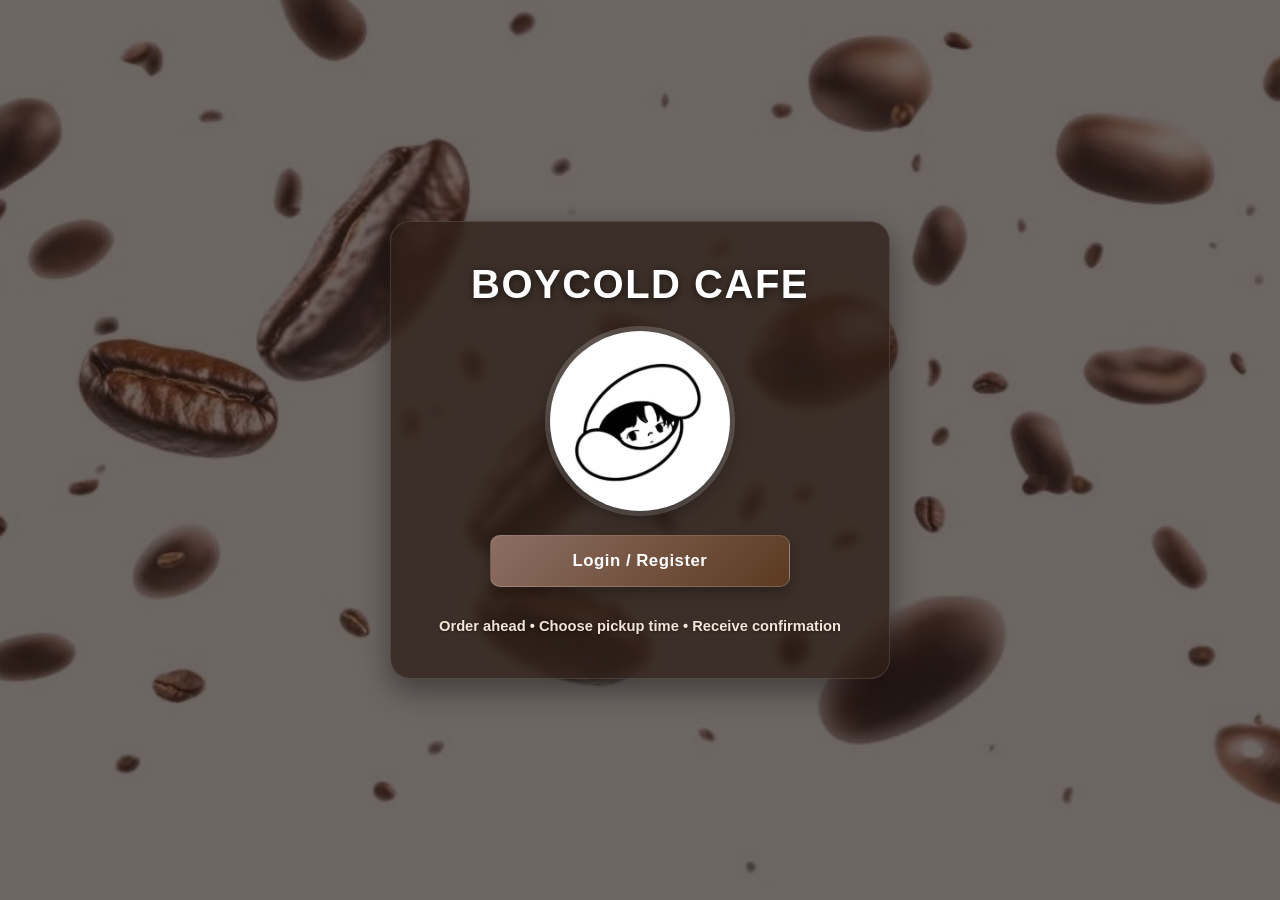
<file: system/index.html>
<!DOCTYPE html>
<html lang="en">
<head>
    <meta charset="UTF-8">
    <meta name="viewport" content="width=device-width, initial-scale=1.0">
    <title>Boycold Cafe - Home</title>
    <style>
        * {
            box-sizing: border-box;
        }

        body.start-page {
            margin: 0;
            padding: 30px 20px;
            min-height: 100vh;
            display: flex;
            justify-content: center;
            align-items: center;
            font-family: 'Segoe UI', Tahoma, Geneva, Verdana, sans-serif;
            background:
                linear-gradient(
                    rgba(30, 20, 15, 0.65),
                    rgba(30, 20, 15, 0.65)
                ),
                url('images/bg.jpg');
            background-size: cover;
            background-position: center;
            background-repeat: no-repeat;
            background-attachment: fixed;
        }

        .start-container {
            width: 100%;
            max-width: 500px;
            display: flex;
            flex-direction: column;
            align-items: center;
            text-align: center;
            gap: 24px;
            background: rgba(45, 30, 22, 0.75);
            padding: 40px 30px;
            border-radius: 20px;
            box-shadow: 0 12px 30px rgba(0, 0, 0, 0.4);
            border: 1px solid rgba(255, 255, 255, 0.12);
            backdrop-filter: blur(5px);
        }

        .start-title {
            margin: 0;
            color: #ffffff;
            font-size: 2.5rem;
            font-weight: 800;
            letter-spacing: 1.5px;
            text-shadow: 0 2px 8px rgba(0, 0, 0, 0.6);
        }

        .logo-circle {
            width: 180px;
            height: 180px;
            background:
                #6B4F3F
                url('images/BoyCold logo.png')
                no-repeat
                center / contain;
            border-radius: 50%;
            box-shadow:
                0 8px 20px rgba(0, 0, 0, 0.35),
                0 0 0 5px rgba(255, 255, 255, 0.2);
        }

        .login-btn-container {
            width: 100%;
            max-width: 300px;
        }

        .login-btn {
            display: block;
            width: 100%;
            padding: 15px 20px;
            background: linear-gradient(135deg, #8D6E63 0%, #5c3a21 100%);
            color: #fff;
            text-decoration: none;
            border-radius: 10px;
            font-size: 1.05rem;
            font-weight: 700;
            letter-spacing: 0.5px;
            box-shadow: 0 6px 15px rgba(0, 0, 0, 0.3);
            transition: all 0.3s ease;
            border: 1px solid rgba(255, 255, 255, 0.15);
        }

        .login-btn:hover {
            background: linear-gradient(135deg, #a17f72 0%, #7b4e2d 100%);
            transform: translateY(-3px);
            box-shadow: 0 8px 20px rgba(0, 0, 0, 0.4);
        }

        .login-btn:active {
            transform: translateY(0);
            box-shadow: 0 3px 8px rgba(0, 0, 0, 0.3);
        }

        .bottom-banner {
            margin: 4px 0 0;
            color: #f3e5d8;
            font-size: 0.92rem;
            font-weight: 600;
            line-height: 1.5;
            text-shadow: 0 1px 3px rgba(0, 0, 0, 0.5);
        }

        /* Tablet */
        @media (max-width: 600px) {
            body.start-page {
                padding: 25px 18px;
            }

            .start-container {
                padding: 30px 20px;
                gap: 20px;
            }

            .start-title {
                font-size: 2.1rem;
                letter-spacing: 1px;
            }

            .logo-circle {
                width: 150px;
                height: 150px;
            }

            .login-btn-container {
                max-width: 280px;
            }
        }

        /* Mobile */
        @media (max-width: 400px) {
            .start-title {
                font-size: 1.8rem;
            }

            .logo-circle {
                width: 130px;
                height: 130px;
            }

            .login-btn-container {
                max-width: 260px;
            }

            .login-btn {
                padding: 13px 15px;
                font-size: 1rem;
            }

            .bottom-banner {
                font-size: 0.82rem;
            }
        }
    </style>
</head>

<body class="start-page">

    <div class="start-container">

        <h1 class="start-title">
            BOYCOLD CAFE
        </h1>

        <div class="logo-circle"></div>

        <div class="login-btn-container">
            <a href="login.html" class="login-btn">
                Login / Register
            </a>
        </div>

        <div class="bottom-banner">
            Order ahead • Choose pickup time • Receive confirmation
        </div>

    </div>

</body>
</html>
</file>
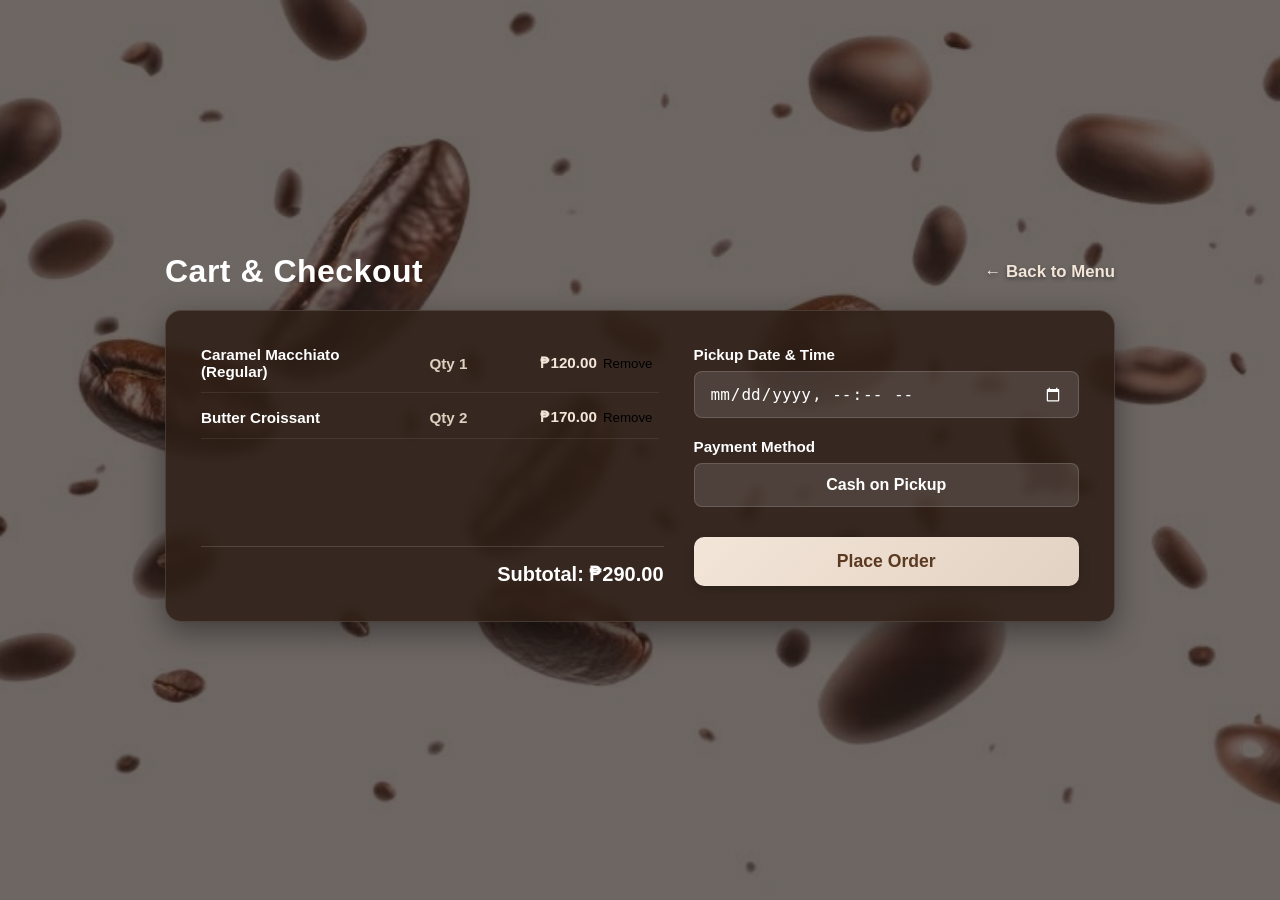
<file: system/cart.html>
<!DOCTYPE html>

<html lang="en">
<head>
<meta charset="utf-8"/>
<meta content="width=device-width, initial-scale=1.0" name="viewport"/>
<title>Boycold Cafe - Cart &amp; Checkout</title>
<style>
        * {
            box-sizing: border-box;
        }

        body.cart-page {
            margin: 0;
            padding: 40px;
            min-height: 100vh;
            display: flex;
            justify-content: center;
            align-items: center;
            font-family: 'Segoe UI', Tahoma, Geneva, Verdana, sans-serif;
            background:
                linear-gradient(rgba(30, 20, 15, 0.65), rgba(30, 20, 15, 0.65)),
                url('images/bg.jpg');
            background-size: cover;
            background-position: center;
            background-repeat: no-repeat;
            background-attachment: fixed;
        }

        .cart-container {
            width: 100%;
            max-width: 950px;
            margin: 0 auto;
        }

        .cart-header-section {
            display: flex;
            justify-content: space-between;
            align-items: center;
            margin-bottom: 20px;
        }

        .cart-title {
            color: white;
            font-size: 2rem;
            margin: 0;
            font-weight: 800;
            letter-spacing: 0.5px;
        }

        .back-to-menu-link {
            color: #f3e5d8;
            text-decoration: none;
            font-weight: 600;
            font-size: 1.05rem;
            text-shadow: 0 2px 4px rgba(0,0,0,0.4);
            transition: color 0.2s ease;
        }

        .back-to-menu-link:hover {
            color: white;
            text-decoration: underline;
        }

        .cart-grid {
            display: grid;
            grid-template-columns: 1.2fr 1fr;
            gap: 30px;
            margin-bottom: 25px;
            background: rgba(45, 30, 22, 0.85);
            padding: 35px;
            border-radius: 16px;
            box-shadow: 0 10px 30px rgba(0,0,0,0.4);
            border: 1px solid rgba(255, 255, 255, 0.12);
            backdrop-filter: blur(5px);
            color: white;
        }

        .order-summary-box {
            display: flex;
            flex-direction: column;
            justify-content: space-between;
        }

        .cart-items-list {
            display: flex;
            flex-direction: column;
            gap: 15px;
            max-height: 280px;
            overflow-y: auto;
            padding-right: 5px;
        }

        .cart-item-row {
            display: flex;
            justify-content: space-between;
            align-items: center;
            font-weight: 600;
            font-size: 0.95rem;
            color: #f3e5d8;
            border-bottom: 1px solid rgba(255, 255, 255, 0.08);
            padding-bottom: 12px;
        }

        .item-name {
            flex: 2;
            color: white;
        }

        .item-qty {
            flex: 1;
            text-align: center;
            color: #e0d0c0;
        }

        .item-price {
            flex: 1;
            text-align: right;
            color: #f3e5d8;
            font-weight: 700;
        }

        .cart-subtotal {
            text-align: right;
            font-weight: 700;
            font-size: 1.25rem;
            margin-top: 20px;
            border-top: 1px solid rgba(255, 255, 255, 0.15);
            padding-top: 15px;
            color: white;
        }

        .checkout-options-box {
            display: flex;
            flex-direction: column;
            gap: 20px;
            justify-content: center;
        }

        .form-group-cart label {
            display: block;
            color: white;
            font-weight: 700;
            margin-bottom: 8px;
            font-size: 0.95rem;
        }

        .cart-input {
            width: 100%;
            padding: 12px 15px;
            border: 1px solid rgba(255, 255, 255, 0.15);
            border-radius: 8px;
            background-color: rgba(255, 255, 255, 0.12);
            color: white;
            font-size: 1rem;
            outline: none;
            box-sizing: border-box;
            transition: background-color 0.2s;
        }

        .cart-input:focus {
            background-color: rgba(255, 255, 255, 0.18);
            border-color: rgba(255, 255, 255, 0.3);
        }

        .cart-input::-webkit-calendar-picker-indicator {
            filter: invert(1);
            cursor: pointer;
        }

        .cart-input::placeholder {
            color: rgba(255, 255, 255, 0.6);
        }

        .payment-method-display {
            background-color: rgba(255, 255, 255, 0.12);
            border: 1px solid rgba(255, 255, 255, 0.15);
            padding: 12px 15px;
            border-radius: 8px;
            color: white;
            font-weight: 600;
            text-align: center;
            font-size: 1rem;
        }

        .place-order-container {
            width: 100%;
        }

        .place-order-btn {
            width: 100%;
            background: linear-gradient(135deg, #f3e5d8 0%, #e2d2c3 100%);
            color: #5c3a21;
            border: none;
            padding: 14px;
            border-radius: 10px;
            font-size: 1.1rem;
            font-weight: 700;
            cursor: pointer;
            box-shadow: 0 4px 12px rgba(0,0,0,0.2);
            transition: all 0.3s ease;
        }

        .place-order-btn:hover {
            background: #ffffff;
            transform: translateY(-2px);
            box-shadow: 0 6px 15px rgba(0,0,0,0.3);
        }

        @media (max-width: 768px) {
            body.cart-page {
                padding: 20px;
            }
            .cart-grid {
                grid-template-columns: 1fr;
                padding: 20px;
            }
        }
    </style>
</head>
<body class="cart-page">
<div class="cart-container">
<div class="cart-header-section">
<h1 class="cart-title">Cart &amp; Checkout</h1>
<a class="back-to-menu-link" href="home.html">← Back to Menu</a>
</div>
<div class="cart-grid">
<div class="order-summary-box">
<div class="cart-items-list">
<div class="cart-item-row">
<span class="item-name">Caramel Macchiato (Regular)</span>
<span class="item-qty">Qty 1</span>
<span class="item-price">₱120.00</span>
</div>
<div class="cart-item-row">
<span class="item-name">Butter Croissant</span>
<span class="item-qty">Qty 2</span>
<span class="item-price">₱170.00</span>
</div>
</div>
<div class="cart-subtotal">
                    Subtotal: ₱290.00                </div>
</div>
<div class="checkout-options-box">
<div class="form-group-cart">
<label for="pickupDate">Pickup Date &amp; Time</label>
<input class="cart-input" id="pickupDate" required="" type="datetime-local"/>
</div>
<div class="form-group-cart">
<label>Payment Method</label>
<div class="payment-method-display">Cash on Pickup</div>
</div>
<div class="place-order-container" style="margin-top: 10px;">
<button class="place-order-btn" onclick="window.location.href='order_confirm.html'" type="button">Place Order</button>
</div>
</div>
</div>
</div>
<script>
const defaultCart = [
    {name:'Caramel Macchiato (Regular)', qty:1, price:120, img:'images/coffee/CaramelM.png'},
    {name:'Butter Croissant', qty:2, price:85, img:'images/pastries/ButterC.png'}
];
if (!localStorage.getItem('boycoldCart')) localStorage.setItem('boycoldCart', JSON.stringify(defaultCart));

function loadCart() {
    const cart = JSON.parse(localStorage.getItem('boycoldCart') || '[]');
    const list = document.querySelector('.cart-items-list');
    const subtotalEl = document.querySelector('.cart-subtotal');
    list.innerHTML = '';
    let total = 0;
    if (!cart.length) {
        list.innerHTML = '<div style="padding:25px;text-align:center;">Your cart is empty.</div>';
    }
    cart.forEach((item,index) => {
        total += Number(item.price) * Number(item.qty);
        const row = document.createElement('div');
        row.className = 'cart-item-row';
        row.innerHTML = `
            <span class="item-name">${item.name}</span>
            <span class="item-qty">Qty ${item.qty}</span>
            <span class="item-price">₱${(item.price * item.qty).toFixed(2)}</span>
            <button type="button" style="margin-left:auto;border:0;background:none;cursor:pointer;" onclick="removeCartItem(${index})">Remove</button>`;
        list.appendChild(row);
    });
    subtotalEl.textContent = 'Subtotal: ₱' + total.toFixed(2);
}
window.removeCartItem = function(index) {
    const cart = JSON.parse(localStorage.getItem('boycoldCart') || '[]');
    cart.splice(index,1);
    localStorage.setItem('boycoldCart', JSON.stringify(cart));
    loadCart();
};
document.querySelector('.place-order-btn')?.addEventListener('click', () => {
    const cart = JSON.parse(localStorage.getItem('boycoldCart') || '[]');
    if (!cart.length) { alert('Your cart is empty.'); return; }
    const order = {
        order_no:'BC-' + String(Date.now()).slice(-4),
        items:cart,
        pickup_time:document.getElementById('pickupDate')?.value || 'Counter Pickup',
        total:cart.reduce((sum,i)=>sum+i.price*i.qty,0),
        status:'Placed'
    };
    localStorage.setItem('boycoldLastOrder', JSON.stringify(order));
    localStorage.setItem('boycoldCart', '[]');
    location.href='order_confirm.html';
});
loadCart();
</script></body>
</html>
</file>
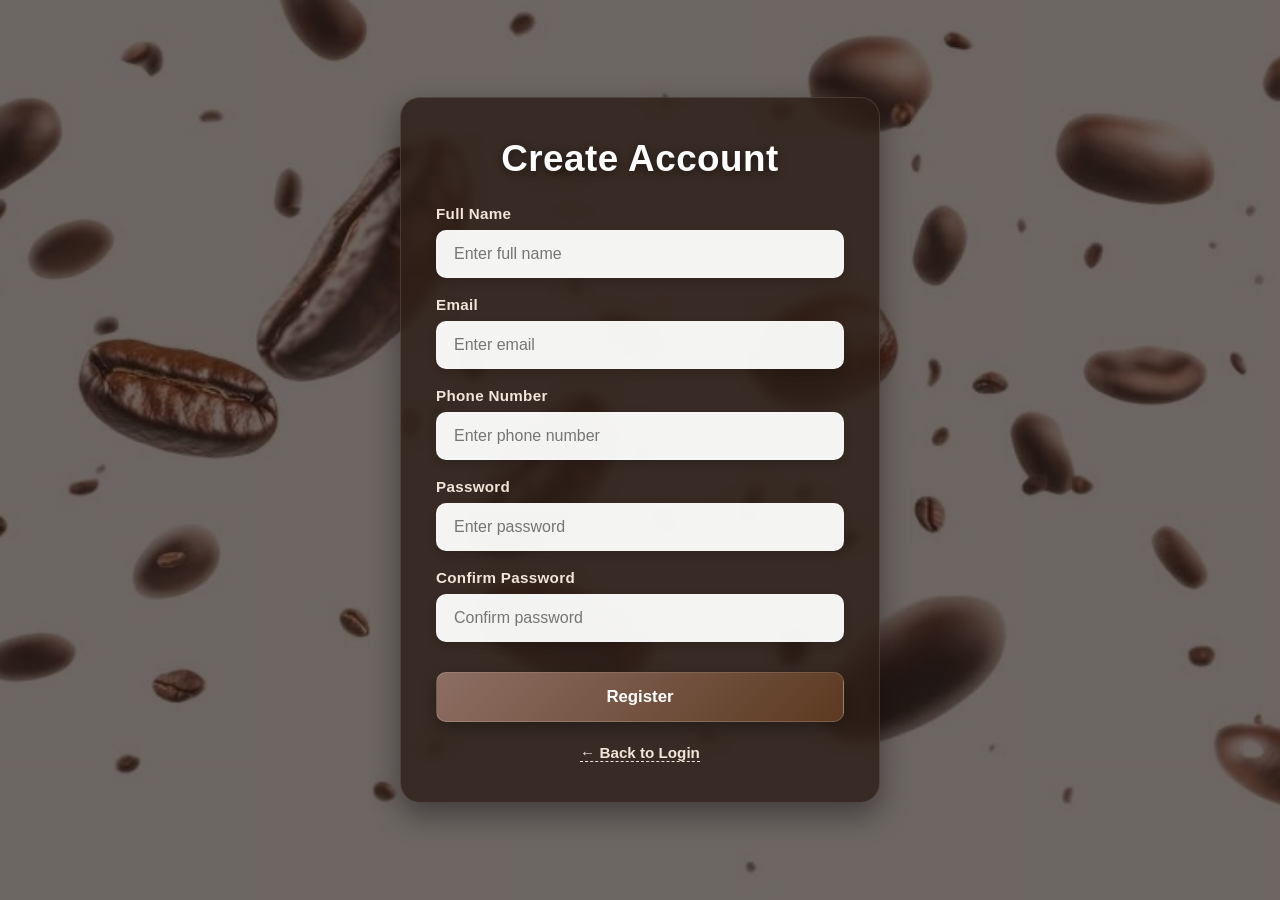
<file: system/create_account.html>
<!DOCTYPE html>

<html lang="en">
<head>
<meta charset="utf-8"/>
<meta content="width=device-width, initial-scale=1.0" name="viewport"/>
<title>Boycold Cafe - Create Account</title>
<style>
        * {
            box-sizing: border-box;
        }

        body.form-page {
            margin: 0;
            padding: 30px 20px;
            min-height: 100vh;
            display: flex;
            justify-content: center;
            align-items: center;
            font-family: 'Segoe UI', Tahoma, Geneva, Verdana, sans-serif;
            background:
                linear-gradient(rgba(30, 20, 15, 0.65), rgba(30, 20, 15, 0.65)),
                url('images/bg.jpg');
            background-size: cover;
            background-position: center;
            background-repeat: no-repeat;
            background-attachment: fixed;
        }

        .form-box-container {
            width: 100%;
            max-width: 480px;
            background: rgba(45, 30, 22, 0.82);
            padding: 40px 35px;
            border-radius: 20px;
            box-shadow: 0 12px 30px rgba(0, 0, 0, 0.4);
            border: 1px solid rgba(255, 255, 255, 0.12);
            backdrop-filter: blur(5px);
            text-align: left;
        }

        .form-title {
            color: white;
            font-weight: 800;
            margin-top: 0;
            margin-bottom: 25px;
            text-align: center;
            font-size: 2.3rem;
            letter-spacing: 0.5px;
            text-shadow: 0 2px 8px rgba(0, 0, 0, 0.5);
        }

        .input-group {
            margin-bottom: 18px;
        }

        .input-group label {
            display: block;
            color: #f3e5d8;
            font-weight: 600;
            margin-bottom: 8px;
            font-size: 0.95rem;
            letter-spacing: 0.3px;
        }

        .input-group input {
            width: 100%;
            padding: 13px 16px;
            border: 2px solid rgba(255, 255, 255, 0.1);
            border-radius: 10px;
            background: rgba(255, 255, 255, 0.95);
            color: #333;
            font-size: 1rem;
            outline: none;
            box-shadow: 0 4px 10px rgba(0,0,0,0.15);
            transition: all 0.3s ease;
        }

        .input-group input:focus {
            border-color: #8D6E63;
            background: #ffffff;
            box-shadow: 0 4px 15px rgba(141, 110, 99, 0.3);
        }

        .submit-btn {
            width: 100%;
            background: linear-gradient(135deg, #8D6E63 0%, #5c3a21 100%);
            color: white;
            border: none;
            padding: 14px;
            border-radius: 10px;
            font-weight: 700;
            font-size: 1.05rem;
            cursor: pointer;
            box-shadow: 0 6px 15px rgba(0,0,0,0.3);
            transition: all 0.3s ease;
            border: 1px solid rgba(255, 255, 255, 0.15);
            margin-top: 5px;
        }

        .submit-btn:hover {
            background: linear-gradient(135deg, #a17f72 0%, #7b4e2d 100%);
            transform: translateY(-2px);
            box-shadow: 0 8px 20px rgba(0,0,0,0.4);
        }

        .submit-btn:active {
            transform: translateY(0);
            box-shadow: 0 3px 8px rgba(0,0,0,0.3);
        }

        .form-footer-link {
            text-align: center;
            margin-top: 22px;
        }

        .form-footer-link a {
            color: #f3e5d8;
            font-size: 0.95rem;
            font-weight: 700;
            text-decoration: none;
            border-bottom: 1px dashed #f3e5d8;
            transition: color 0.2s;
        }

        .form-footer-link a:hover {
            color: #ffffff;
            border-bottom-color: #ffffff;
        }

        @media (max-width: 480px) {
            body.form-page {
                padding: 20px 15px;
            }

            .form-box-container {
                padding: 30px 20px;
            }

            .form-title {
                font-size: 2rem !important;
            }
        }
    </style>
</head>
<body class="form-page">
<div class="form-box-container">
<h1 class="form-title">Create Account</h1>
<form action="#" method="POST">
<div class="input-group">
<label>Full Name</label>
<input name="fullname" placeholder="Enter full name" required="" type="text"/>
</div>
<div class="input-group">
<label>Email</label>
<input name="email" placeholder="Enter email" required="" type="email"/>
</div>
<div class="input-group">
<label>Phone Number</label>
<input name="phone" placeholder="Enter phone number" required="" type="tel"/>
</div>
<div class="input-group">
<label>Password</label>
<input name="password" placeholder="Enter password" required="" type="password"/>
</div>
<div class="input-group">
<label>Confirm Password</label>
<input name="confirm_password" placeholder="Confirm password" required="" type="password"/>
</div>
<div style="margin-top: 25px;">
<button class="submit-btn" type="submit">
                    Register
                </button>
</div>
</form>
<div class="form-footer-link">
<a href="login.html">← Back to Login</a>
</div>
</div>
<script>
document.querySelector('form')?.addEventListener('submit',function(e){
 e.preventDefault();
 const fullname=this.fullname.value.trim(), email=this.email.value.trim().toLowerCase();
 const password=this.password.value, confirm=this.confirm_password.value;
 if(!fullname || !email || !password){alert('Please complete all required fields.');return;}
 if(password!==confirm){alert('Passwords do not match.');return;}
 localStorage.setItem('boycoldRegisteredUser',JSON.stringify({fullname,email,phone:this.phone.value,password}));
 alert('Account created successfully!');
 location.href='login.html';
});
</script></body>
</html>
</file>
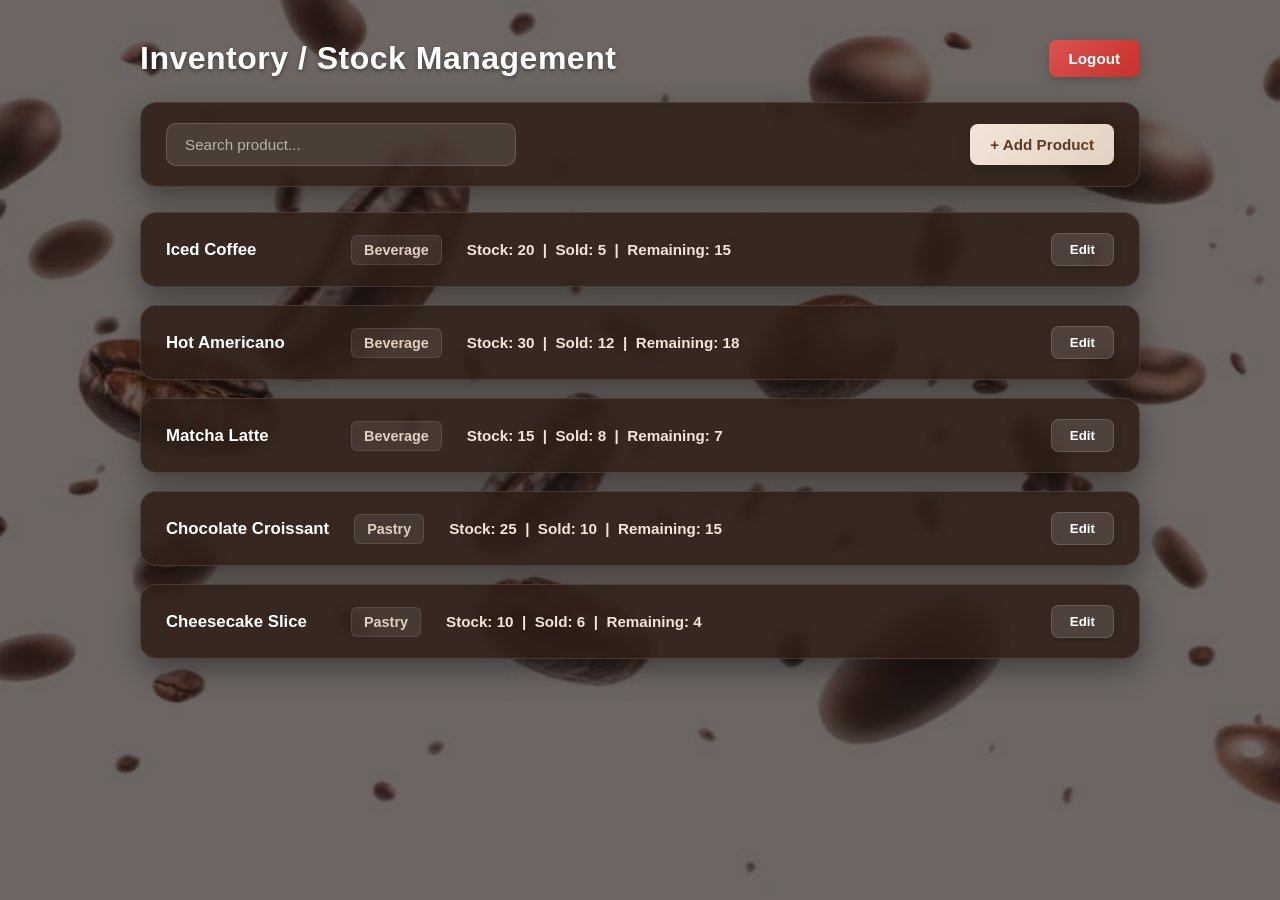
<file: system/inventory.html>
<!DOCTYPE html>
<html lang="en">
<head>
    <meta charset="UTF-8">
    <meta name="viewport" content="width=device-width, initial-scale=1.0">
    <title>Boycold Cafe - Inventory Management</title>
    <style>
        * {
            box-sizing: border-box;
        }

        body.inventory-page {
            margin: 0;
            padding: 40px;
            min-height: 100vh;
            display: flex;
            justify-content: center;
            align-items: flex-start;
            font-family: 'Segoe UI', Tahoma, Geneva, Verdana, sans-serif;
            background:
                linear-gradient(rgba(30, 20, 15, 0.65), rgba(30, 20, 15, 0.65)),
                url('images/bg.jpg');
            background-size: cover;
            background-position: center;
            background-repeat: no-repeat;
            background-attachment: fixed;
        }

        .inventory-container {
            width: 100%;
            max-width: 1000px;
            margin: 0 auto;
        }

        .inventory-header-top {
            display: flex;
            justify-content: space-between;
            align-items: center;
            margin-bottom: 25px;
            flex-wrap: wrap;
            gap: 15px;
        }

        .inventory-title {
            color: white;
            font-size: 2rem;
            margin: 0;
            font-weight: 800;
            letter-spacing: 0.5px;
            text-shadow: 0 2px 4px rgba(0,0,0,0.4);
        }

        .logout-btn {
            background: linear-gradient(135deg, #d9534f 0%, #c9302c 100%);
            color: white;
            padding: 10px 20px;
            border-radius: 8px;
            text-decoration: none;
            font-weight: 700;
            font-size: 0.95rem;
            box-shadow: 0 4px 12px rgba(0,0,0,0.2);
            transition: all 0.3s ease;
        }

        .logout-btn:hover {
            background: linear-gradient(135deg, #c9302c 0%, #ac2925 100%);
            transform: translateY(-2px);
            box-shadow: 0 6px 15px rgba(0,0,0,0.3);
        }

        .inventory-top-bar {
            background: rgba(45, 30, 22, 0.85);
            padding: 20px 25px;
            border-radius: 16px;
            display: flex;
            justify-content: space-between;
            align-items: center;
            margin-bottom: 25px;
            box-shadow: 0 10px 30px rgba(0,0,0,0.4);
            border: 1px solid rgba(255, 255, 255, 0.12);
            backdrop-filter: blur(5px);
            gap: 15px;
        }

        .search-input {
            width: 100%;
            max-width: 350px;
            padding: 12px 18px;
            border: 1px solid rgba(255, 255, 255, 0.15);
            border-radius: 10px;
            background-color: rgba(255, 255, 255, 0.1);
            color: white;
            font-size: 0.95rem;
            outline: none;
            transition: all 0.2s ease;
        }

        .search-input:focus {
            background-color: rgba(255, 255, 255, 0.15);
            border-color: rgba(255, 255, 255, 0.35);
        }

        .search-input::placeholder {
            color: rgba(255, 255, 255, 0.6);
        }

        .add-product-btn {
            background: linear-gradient(135deg, #f3e5d8 0%, #e2d2c3 100%);
            color: #5c3a21;
            border: none;
            padding: 12px 20px;
            border-radius: 8px;
            font-weight: 700;
            cursor: pointer;
            font-size: 0.95rem;
            box-shadow: 0 4px 12px rgba(0,0,0,0.2);
            transition: all 0.3s ease;
            white-space: nowrap;
        }

        .add-product-btn:hover {
            background: #ffffff;
            transform: translateY(-2px);
            box-shadow: 0 6px 15px rgba(0,0,0,0.3);
        }

        .inventory-list {
            display: flex;
            flex-direction: column;
            gap: 18px;
        }

        .inventory-card {
            background: rgba(45, 30, 22, 0.85);
            padding: 20px 25px;
            border-radius: 16px;
            box-shadow: 0 10px 30px rgba(0,0,0,0.4);
            border: 1px solid rgba(255, 255, 255, 0.12);
            backdrop-filter: blur(5px);
            display: flex;
            justify-content: space-between;
            align-items: center;
            color: white;
        }

        .inventory-info {
            display: flex;
            gap: 25px;
            font-size: 1rem;
            align-items: center;
            color: white;
            flex-wrap: wrap;
        }

        .item-name {
            min-width: 160px;
            font-weight: 700;
            font-size: 1.05rem;
        }

        .item-category {
            font-weight: 600;
            background-color: rgba(255, 255, 255, 0.08);
            padding: 6px 12px;
            border-radius: 6px;
            font-size: 0.9rem;
            border: 1px solid rgba(255, 255, 255, 0.1);
            color: #e0d0c0;
        }

        .item-stats {
            font-weight: 600;
            font-size: 0.95rem;
            color: #f3e5d8;
        }

        .edit-item-btn {
            background: rgba(255, 255, 255, 0.12);
            border: 1px solid rgba(255, 255, 255, 0.15);
            padding: 8px 18px;
            border-radius: 8px;
            font-weight: 600;
            cursor: pointer;
            color: white;
            box-shadow: 0 2px 8px rgba(0,0,0,0.15);
            transition: all 0.3s ease;
        }

        .edit-item-btn:hover {
            background: rgba(255, 255, 255, 0.25);
            transform: translateY(-2px);
            box-shadow: 0 4px 12px rgba(0,0,0,0.25);
        }

        @media (max-width: 768px) {
            .inventory-card {
                flex-direction: column;
                align-items: stretch;
                gap: 15px;
            }
            .inventory-info {
                gap: 15px;
            }
            .inventory-action {
                width: 100%;
            }
            .edit-item-btn {
                width: 100%;
            }
            .inventory-top-bar {
                flex-direction: column;
                align-items: stretch;
            }
            .search-input {
                max-width: 100%;
            }
            body.inventory-page {
                padding: 20px;
            }
        }
    </style>
</head>
<body class="inventory-page">

    <div class="inventory-container">

        <div class="inventory-header-top">
            <h1 class="inventory-title">Inventory / Stock Management</h1>
            <a href="logout.html?redirect=inventory" class="logout-btn">Logout</a>
        </div>

        <div class="inventory-top-bar">
            <input type="text" placeholder="Search product..." class="search-input">
            <button type="button" class="add-product-btn" onclick="alert('Open Add Product Modal');">+ Add Product</button>
        </div>

        <div class="inventory-list">
            
            <div class="inventory-card">
                <div class="inventory-info">
                    <span class="item-name">Iced Coffee</span>
                    <span class="item-category">Beverage</span>
                    <span class="item-stats">Stock: 20 &nbsp;|&nbsp; Sold: 5 &nbsp;|&nbsp; Remaining: 15</span>
                </div>
                <div class="inventory-action">
                    <button type="button" class="edit-item-btn" onclick="alert('Edit item: Iced Coffee');">Edit</button>
                </div>
            </div>
            
            <div class="inventory-card">
                <div class="inventory-info">
                    <span class="item-name">Hot Americano</span>
                    <span class="item-category">Beverage</span>
                    <span class="item-stats">Stock: 30 &nbsp;|&nbsp; Sold: 12 &nbsp;|&nbsp; Remaining: 18</span>
                </div>
                <div class="inventory-action">
                    <button type="button" class="edit-item-btn" onclick="alert('Edit item: Hot Americano');">Edit</button>
                </div>
            </div>
            
            <div class="inventory-card">
                <div class="inventory-info">
                    <span class="item-name">Matcha Latte</span>
                    <span class="item-category">Beverage</span>
                    <span class="item-stats">Stock: 15 &nbsp;|&nbsp; Sold: 8 &nbsp;|&nbsp; Remaining: 7</span>
                </div>
                <div class="inventory-action">
                    <button type="button" class="edit-item-btn" onclick="alert('Edit item: Matcha Latte');">Edit</button>
                </div>
            </div>
            
            <div class="inventory-card">
                <div class="inventory-info">
                    <span class="item-name">Chocolate Croissant</span>
                    <span class="item-category">Pastry</span>
                    <span class="item-stats">Stock: 25 &nbsp;|&nbsp; Sold: 10 &nbsp;|&nbsp; Remaining: 15</span>
                </div>
                <div class="inventory-action">
                    <button type="button" class="edit-item-btn" onclick="alert('Edit item: Chocolate Croissant');">Edit</button>
                </div>
            </div>
            
            <div class="inventory-card">
                <div class="inventory-info">
                    <span class="item-name">Cheesecake Slice</span>
                    <span class="item-category">Pastry</span>
                    <span class="item-stats">Stock: 10 &nbsp;|&nbsp; Sold: 6 &nbsp;|&nbsp; Remaining: 4</span>
                </div>
                <div class="inventory-action">
                    <button type="button" class="edit-item-btn" onclick="alert('Edit item: Cheesecake Slice');">Edit</button>
                </div>
            </div>
                    </div>
    </div>

</body>
</html>
</file>
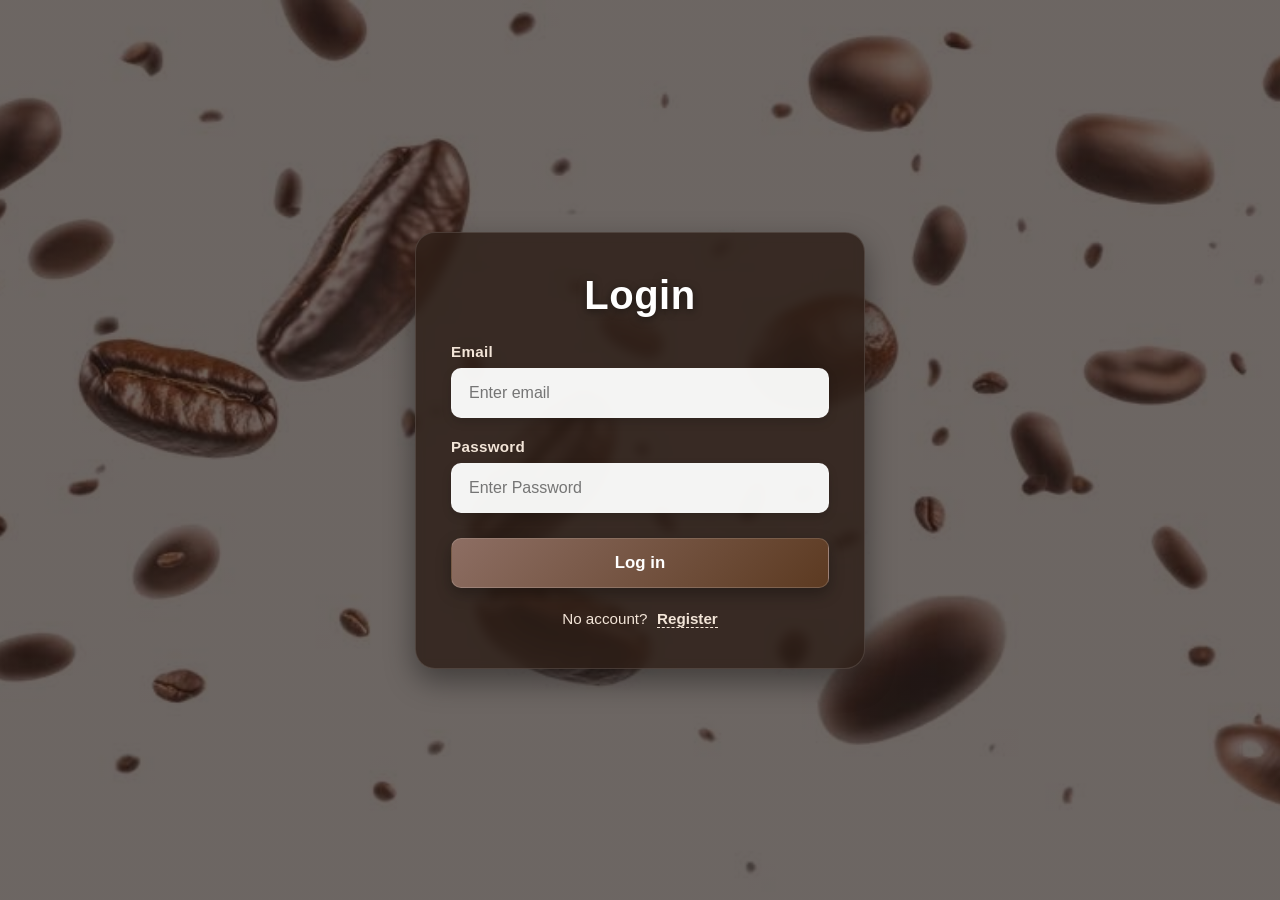
<file: system/login.html>
<!DOCTYPE html>
<html lang="en">
<head>
    <meta charset="utf-8"/>
    <meta content="width=device-width, initial-scale=1.0" name="viewport"/>
    <title>Boycold Cafe - Login</title>
    <style>
        * {
            box-sizing: border-box;
        }

        body.form-page {
            margin: 0;
            padding: 30px 20px;
            min-height: 100vh;
            display: flex;
            justify-content: center;
            align-items: center;
            font-family: 'Segoe UI', Tahoma, Geneva, Verdana, sans-serif;
            background:
                linear-gradient(rgba(30, 20, 15, 0.65), rgba(30, 20, 15, 0.65)),
                url('images/bg.jpg');
            background-size: cover;
            background-position: center;
            background-repeat: no-repeat;
            background-attachment: fixed;
        }

        .form-box-container {
            width: 100%;
            max-width: 450px;
            background: rgba(45, 30, 22, 0.82);
            padding: 40px 35px;
            border-radius: 20px;
            box-shadow: 0 12px 30px rgba(0, 0, 0, 0.4);
            border: 1px solid rgba(255, 255, 255, 0.12);
            backdrop-filter: blur(5px);
            text-align: left;
        }

        .form-title {
            color: white;
            font-weight: 800;
            margin-top: 0;
            margin-bottom: 25px;
            text-align: center;
            font-size: 2.5rem;
            letter-spacing: 0.5px;
            text-shadow: 0 2px 8px rgba(0, 0, 0, 0.5);
        }

        .error-message {
            background-color: rgba(198, 40, 40, 0.9);
            color: white;
            padding: 12px 15px;
            border-radius: 8px;
            margin-bottom: 20px;
            font-weight: 600;
            font-size: 0.95rem;
            text-align: center;
            box-shadow: 0 4px 10px rgba(0,0,0,0.2);
            border: 1px solid rgba(255, 255, 255, 0.2);
        }

        .input-group {
            margin-bottom: 20px;
        }

        .input-group label {
            display: block;
            color: #f3e5d8;
            font-weight: 600;
            margin-bottom: 8px;
            font-size: 0.95rem;
            letter-spacing: 0.3px;
        }

        .input-group input {
            width: 100%;
            padding: 14px 16px;
            border: 2px solid rgba(255, 255, 255, 0.1);
            border-radius: 10px;
            background: rgba(255, 255, 255, 0.95);
            color: #333;
            font-size: 1rem;
            outline: none;
            box-shadow: 0 4px 10px rgba(0,0,0,0.15);
            transition: all 0.3s ease;
        }

        .input-group input:focus {
            border-color: #8D6E63;
            background: #ffffff;
            box-shadow: 0 4px 15px rgba(141, 110, 99, 0.3);
        }

        .submit-btn {
            width: 100%;
            background: linear-gradient(135deg, #8D6E63 0%, #5c3a21 100%);
            color: white;
            border: none;
            padding: 14px;
            border-radius: 10px;
            font-weight: 700;
            font-size: 1.05rem;
            cursor: pointer;
            box-shadow: 0 6px 15px rgba(0,0,0,0.3);
            transition: all 0.3s ease;
            border: 1px solid rgba(255, 255, 255, 0.15);
            margin-top: 5px;
        }

        .submit-btn:hover {
            background: linear-gradient(135deg, #a17f72 0%, #7b4e2d 100%);
            transform: translateY(-2px);
            box-shadow: 0 8px 20px rgba(0,0,0,0.4);
        }

        .submit-btn:active {
            transform: translateY(0);
            box-shadow: 0 3px 8px rgba(0,0,0,0.3);
        }

        .form-footer-link {
            text-align: center;
            margin-top: 22px;
        }

        .form-footer-link span,
        .form-footer-link a {
            color: #f3e5d8;
            font-size: 0.95rem;
        }

        .form-footer-link a {
            font-weight: 700;
            text-decoration: none;
            margin-left: 5px;
            border-bottom: 1px dashed #f3e5d8;
            transition: color 0.2s;
        }

        .form-footer-link a:hover {
            color: #ffffff;
            border-bottom-color: #ffffff;
        }

        @media (max-width: 480px) {
            body.form-page {
                padding: 20px 15px;
            }

            .form-box-container {
                padding: 30px 20px;
            }

            .form-title {
                font-size: 2.1rem !important;
            }
        }
    </style>
</head>
<body class="form-page">
<div class="form-box-container">
    <h1 class="form-title">Login</h1>
    <form id="loginForm">
        <div class="input-group">
            <label>Email</label>
            <input name="email" placeholder="Enter email" required type="email"/>
        </div>
        <div class="input-group">
            <label>Password</label>
            <input name="password" placeholder="Enter Password" required type="password"/>
        </div>
        <div>
            <button class="submit-btn" type="submit">
                Log in
            </button>
        </div>
    </form>
    <div class="form-footer-link">
        <span>No account?</span>
        <a href="create_account.html">Register</a>
    </div>
</div>

<script>
const demoUsers = {
    'staff@boycold.com': {name:'Staff User', role:'Staff', page:'staff_dashboard.html'},
    'sales@boycold.com': {name:'Sales User', role:'Sales', page:'sales.html'},
    'inventory@boycold.com': {name:'Inventory User', role:'Inventory', page:'inventory.html'},
    'cashier@boycold.com': {name:'Cashier User', role:'Cashier', page:'home.html'}
};

document.getElementById('loginForm').addEventListener('submit', function(e){
    e.preventDefault();
    const email = this.querySelector('[name="email"]').value.trim().toLowerCase();
    const password = this.querySelector('[name="password"]').value;
    const user = demoUsers[email];
    
    const oldError = document.querySelector('.error-message');
    if (oldError) oldError.remove();
    
    if (!user || !password) {
        const p = document.createElement('div');
        p.className = 'error-message';
        p.textContent = 'Invalid email or password.';
        this.prepend(p);
        return;
    }
    
    localStorage.setItem('boycoldUser', JSON.stringify(user));
    location.href = user.page;
});
</script>
</body>
</html>
</file>
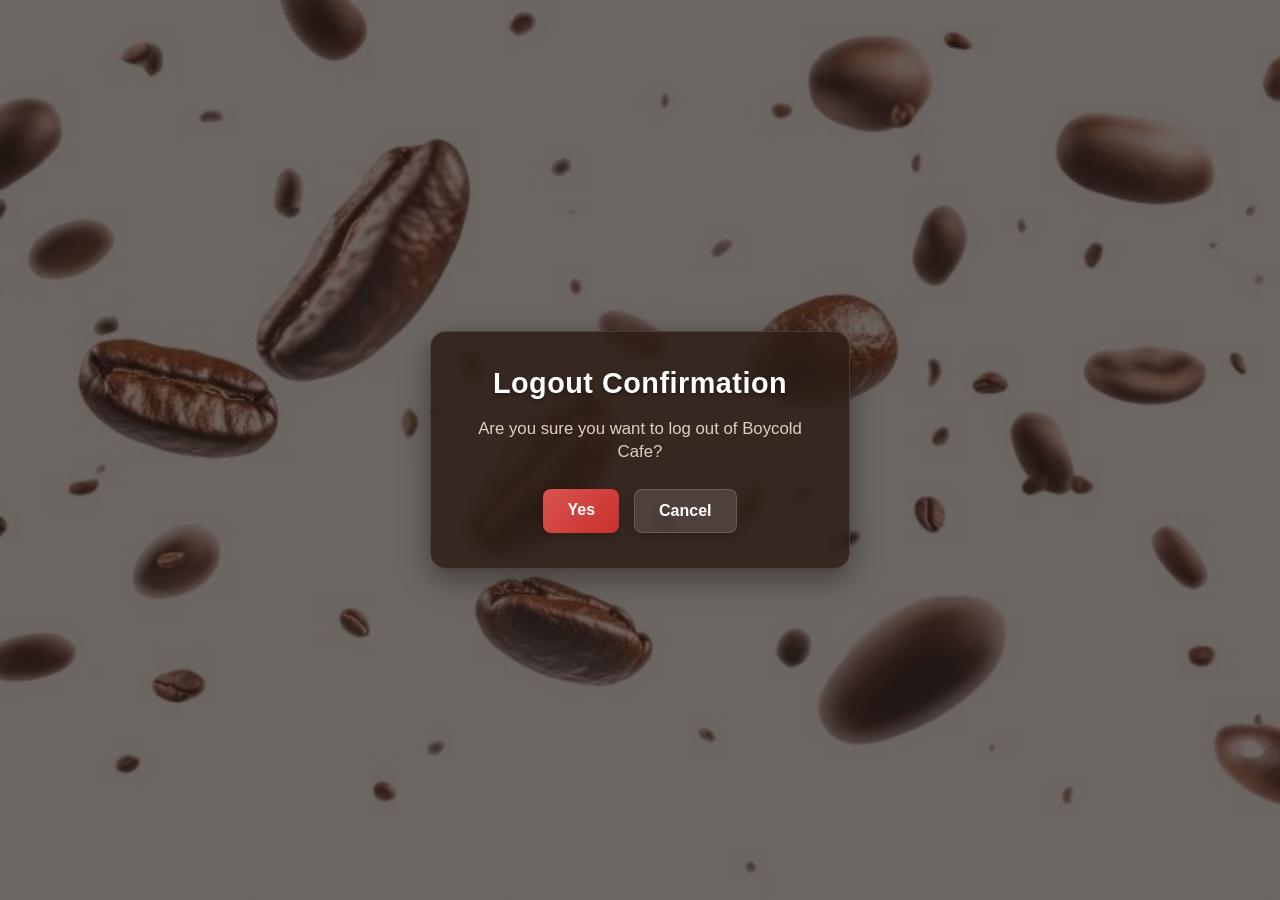
<file: system/logout.html>
<!DOCTYPE html>

<html lang="en">
<head>
<meta charset="utf-8"/>
<meta content="width=device-width, initial-scale=1.0" name="viewport"/>
<title>Boycold Cafe - Logout Confirmation</title>
<style>
        * {
            box-sizing: border-box;
        }

        body.logout-confirm-page {
            margin: 0;
            padding: 0;
            min-height: 100vh;
            display: flex;
            justify-content: center;
            align-items: center;
            font-family: 'Segoe UI', Tahoma, Geneva, Verdana, sans-serif;
            background:
                linear-gradient(rgba(30, 20, 15, 0.65), rgba(30, 20, 15, 0.65)),
                url('images/bg.jpg');
            background-size: cover;
            background-position: center;
            background-repeat: no-repeat;
            background-attachment: fixed;
        }

        .confirm-card {
            background: rgba(45, 30, 22, 0.85);
            padding: 35px 40px;
            border-radius: 16px;
            box-shadow: 0 10px 30px rgba(0,0,0,0.4);
            border: 1px solid rgba(255, 255, 255, 0.12);
            backdrop-filter: blur(5px);
            text-align: center;
            color: white;
            max-width: 420px;
            width: 90%;
        }

        .confirm-card h2 {
            margin-top: 0;
            margin-bottom: 12px;
            font-size: 1.8rem;
            font-weight: 800;
            letter-spacing: 0.5px;
            text-shadow: 0 2px 4px rgba(0,0,0,0.4);
        }

        .confirm-card p {
            margin-bottom: 25px;
            font-size: 1.05rem;
            color: #e0d0c0;
            line-height: 1.4;
        }

        .confirm-buttons {
            display: flex;
            justify-content: center;
            gap: 15px;
        }

        .btn {
            padding: 12px 24px;
            border-radius: 8px;
            font-weight: 700;
            text-decoration: none;
            cursor: pointer;
            font-size: 1rem;
            transition: all 0.3s ease;
            border: none;
            box-shadow: 0 4px 12px rgba(0,0,0,0.2);
        }

        .btn-yes {
            background: linear-gradient(135deg, #d9534f 0%, #c9302c 100%);
            color: white;
        }

        .btn-yes:hover {
            background: linear-gradient(135deg, #c9302c 0%, #ac2925 100%);
            transform: translateY(-2px);
            box-shadow: 0 6px 15px rgba(0,0,0,0.3);
        }

        .btn-cancel {
            background: rgba(255, 255, 255, 0.12);
            color: white;
            border: 1px solid rgba(255, 255, 255, 0.15);
        }

        .btn-cancel:hover {
            background: rgba(255, 255, 255, 0.25);
            transform: translateY(-2px);
            box-shadow: 0 6px 15px rgba(0,0,0,0.3);
        }
    </style>
</head>
<body class="logout-confirm-page">
<div class="confirm-card">
<h2>Logout Confirmation</h2>
<p>Are you sure you want to log out of Boycold Cafe?</p>
<div class="confirm-buttons">
<a class="btn btn-yes" href="#logout">Yes</a>
<a class="btn btn-cancel" href="home.html">Cancel</a>
</div>
</div>
<script>
document.querySelector('a[href="#logout"]')?.addEventListener('click',e=>{
 e.preventDefault();
 localStorage.removeItem('boycoldUser');
 location.href='index.html';
});
</script></body>
</html>
</file>
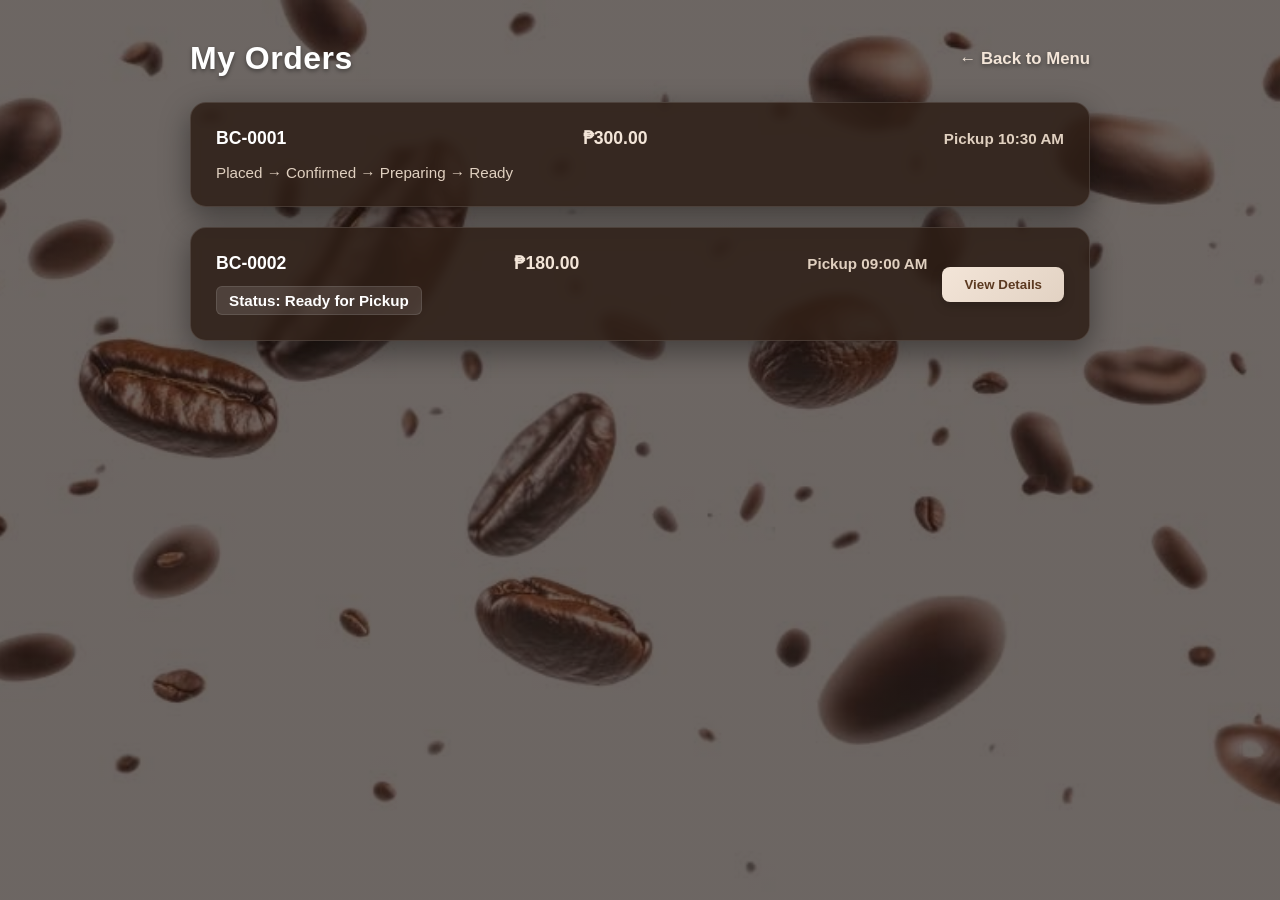
<file: system/my_orders.html>
<!DOCTYPE html>

<html lang="en">
<head>
<meta charset="utf-8"/>
<meta content="width=device-width, initial-scale=1.0" name="viewport"/>
<title>Boycold Cafe - My Orders</title>
<style>
        * {
            box-sizing: border-box;
        }

        body.my-orders-page {
            margin: 0;
            padding: 40px;
            min-height: 100vh;
            display: flex;
            justify-content: center;
            align-items: flex-start;
            font-family: 'Segoe UI', Tahoma, Geneva, Verdana, sans-serif;
            background:
                linear-gradient(rgba(30, 20, 15, 0.65), rgba(30, 20, 15, 0.65)),
                url('images/bg.jpg');
            background-size: cover;
            background-position: center;
            background-repeat: no-repeat;
            background-attachment: fixed;
        }

        .orders-container {
            width: 100%;
            max-width: 900px;
            margin: 0 auto;
        }

        .orders-header {
            display: flex;
            justify-content: space-between;
            align-items: center;
            margin-bottom: 25px;
        }

        .orders-title {
            color: white;
            font-size: 2rem;
            margin: 0;
            font-weight: 800;
            letter-spacing: 0.5px;
            text-shadow: 0 2px 4px rgba(0,0,0,0.4);
        }

        .back-link {
            color: #f3e5d8;
            text-decoration: none;
            font-weight: 600;
            font-size: 1.05rem;
            text-shadow: 0 2px 4px rgba(0,0,0,0.4);
            transition: color 0.2s ease;
        }

        .back-link:hover {
            color: white;
            text-decoration: underline;
        }

        .orders-list {
            display: flex;
            flex-direction: column;
            gap: 20px;
        }

        .order-item-card {
            background: rgba(45, 30, 22, 0.85);
            padding: 25px;
            border-radius: 16px;
            box-shadow: 0 10px 30px rgba(0,0,0,0.4);
            border: 1px solid rgba(255, 255, 255, 0.12);
            backdrop-filter: blur(5px);
            display: flex;
            flex-direction: column;
            gap: 15px;
            color: white;
        }

        .order-item-card.with-button {
            flex-direction: row;
            justify-content: space-between;
            align-items: center;
        }

        .order-info-left {
            display: flex;
            flex-direction: column;
            gap: 12px;
            flex-grow: 1;
        }

        .order-card-top {
            display: flex;
            justify-content: space-between;
            align-items: center;
            font-weight: 700;
            font-size: 1.1rem;
            color: white;
        }

        .order-num {
            color: white;
        }

        .order-price {
            color: #f3e5d8;
        }

        .order-pickup-info {
            font-size: 0.95rem;
            color: #e0d0c0;
            font-weight: 600;
        }

        .order-card-bottom {
            font-size: 0.95rem;
            color: #e0d0c0;
        }

        .order-steps {
            color: #e0d0c0;
        }

        .order-status-text {
            color: white;
            font-weight: 600;
            background-color: rgba(255, 255, 255, 0.12);
            padding: 5px 12px;
            border-radius: 6px;
            font-size: 0.95rem;
            border: 1px solid rgba(255, 255, 255, 0.1);
            display: inline-block;
        }

        .view-details-btn {
            background: linear-gradient(135deg, #f3e5d8 0%, #e2d2c3 100%);
            border: none;
            padding: 10px 22px;
            border-radius: 8px;
            font-weight: 700;
            cursor: pointer;
            color: #5c3a21;
            box-shadow: 0 4px 12px rgba(0,0,0,0.2);
            transition: all 0.3s ease;
        }

        .view-details-btn:hover {
            background: #ffffff;
            transform: translateY(-2px);
            box-shadow: 0 6px 15px rgba(0,0,0,0.3);
        }

        @media (max-width: 768px) {
            .order-item-card.with-button {
                flex-direction: column;
                align-items: stretch;
                gap: 20px;
            }
            .order-info-right {
                width: 100%;
                text-align: right;
            }
            .view-details-btn {
                width: 100%;
            }
            body.my-orders-page {
                padding: 20px;
            }
        }
    </style>
</head>
<body class="my-orders-page">
<div class="orders-container">
<div class="orders-header">
<h1 class="orders-title">My Orders</h1>
<a class="back-link" href="home.html">← Back to Menu</a>
</div>
<div class="orders-list">
<!-- Order Card Standard -->
<div class="order-item-card">
<div class="order-card-top">
<span class="order-num">BC-0001</span>
<span class="order-price">₱300.00</span>
<span class="order-pickup-info">Pickup 10:30 AM</span>
</div>
<div class="order-card-bottom">
<span class="order-steps">Placed → Confirmed → Preparing → Ready</span>
</div>
</div>
<!-- Order Card With Button -->
<div class="order-item-card with-button">
<div class="order-info-left">
<div class="order-card-top">
<span class="order-num">BC-0002</span>
<span class="order-price">₱180.00</span>
<span class="order-pickup-info">Pickup 09:00 AM</span>
</div>
<div class="order-card-bottom">
<span class="order-status-text">Status: Ready for Pickup</span>
</div>
</div>
<div class="order-info-right">
<button class="view-details-btn" onclick="window.location.href='order_confirm.html'" type="button">View Details</button>
</div>
</div>
</div>
</div>
<script>
const last=JSON.parse(localStorage.getItem('boycoldLastOrder')||'null');
if(last){
 const firstId=document.querySelector('.order-id, [class*="order-no"]');
 document.querySelectorAll('*').forEach(el=>{
   if(el.children.length===0 && el.textContent.includes('BC-0001')) el.textContent=el.textContent.replace('BC-0001',last.order_no);
 });
}
</script></body>
</html>
</file>
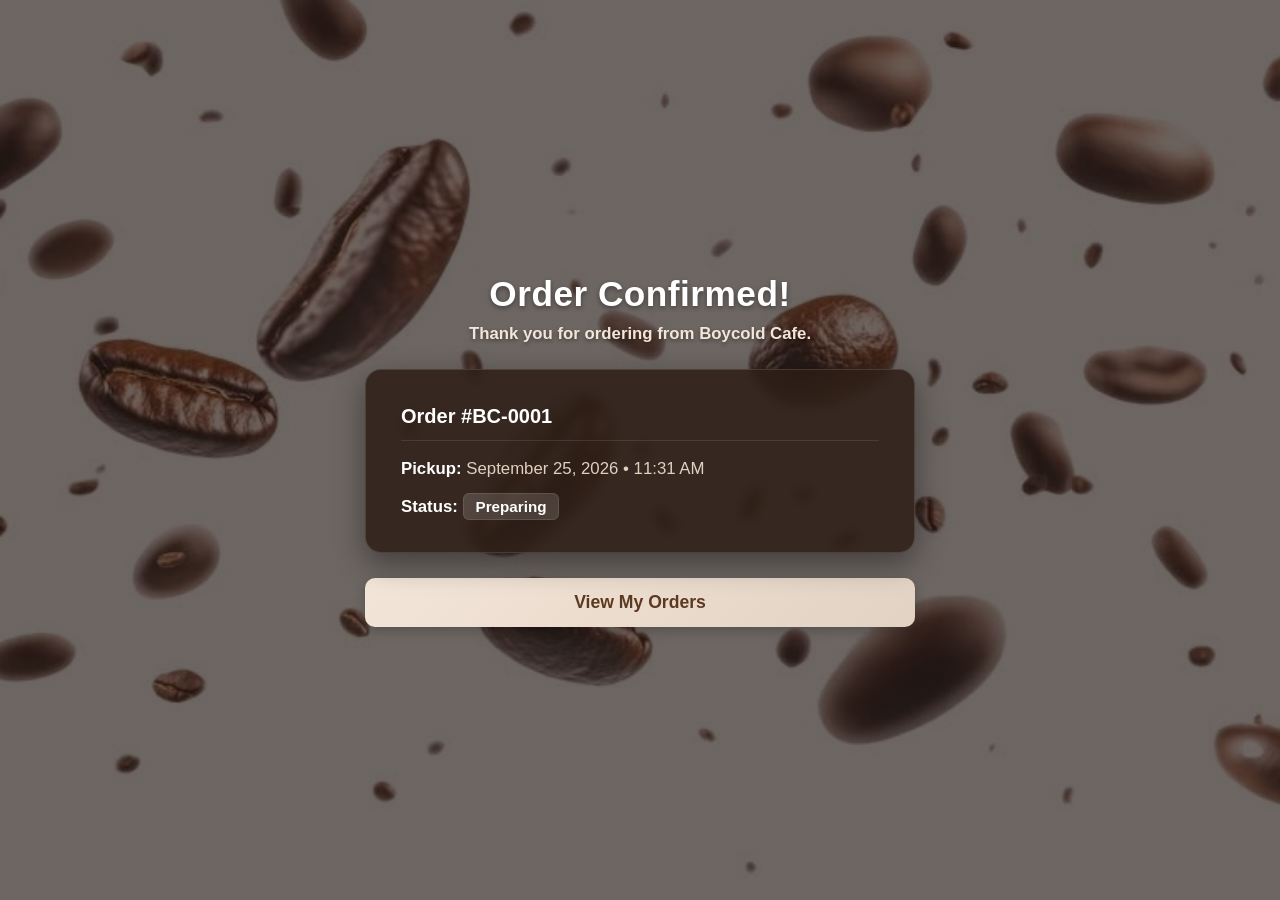
<file: system/order_confirm.html>
<!DOCTYPE html>

<html lang="en">
<head>
<meta charset="utf-8"/>
<meta content="width=device-width, initial-scale=1.0" name="viewport"/>
<title>Boycold Cafe - Order Confirmation</title>
<style>
        * {
            box-sizing: border-box;
        }

        body.confirm-page {
            margin: 0;
            padding: 40px;
            min-height: 100vh;
            display: flex;
            justify-content: center;
            align-items: center;
            font-family: 'Segoe UI', Tahoma, Geneva, Verdana, sans-serif;
            background:
                linear-gradient(rgba(30, 20, 15, 0.65), rgba(30, 20, 15, 0.65)),
                url('images/bg.jpg');
            background-size: cover;
            background-position: center;
            background-repeat: no-repeat;
            background-attachment: fixed;
        }

        .confirm-container {
            width: 100%;
            max-width: 550px;
            margin: 0 auto;
            text-align: center;
        }

        .confirm-header {
            margin-bottom: 25px;
        }

        .confirm-title {
            color: white;
            font-size: 2.2rem;
            margin: 0 0 10px 0;
            font-weight: 800;
            letter-spacing: 0.5px;
            text-shadow: 0 2px 5px rgba(0,0,0,0.4);
        }

        .confirm-subtitle {
            color: #f3e5d8;
            font-size: 1.05rem;
            margin: 0;
            font-weight: 600;
            text-shadow: 0 2px 4px rgba(0,0,0,0.4);
        }

        .order-card-box {
            background: rgba(45, 30, 22, 0.85);
            padding: 35px;
            border-radius: 16px;
            box-shadow: 0 10px 30px rgba(0,0,0,0.4);
            border: 1px solid rgba(255, 255, 255, 0.12);
            backdrop-filter: blur(5px);
            display: flex;
            flex-direction: column;
            gap: 18px;
            color: white;
            margin-bottom: 25px;
            text-align: left;
        }

        .order-id {
            font-size: 1.25rem;
            font-weight: 700;
            color: white;
            border-bottom: 1px solid rgba(255, 255, 255, 0.1);
            padding-bottom: 12px;
        }

        .order-pickup, .order-status {
            font-size: 1.05rem;
            color: #e0d0c0;
        }

        .order-pickup strong, .order-status strong {
            color: white;
        }

        .order-status span {
            font-weight: 600;
            background-color: rgba(255, 255, 255, 0.15);
            color: #fff;
            padding: 4px 12px;
            border-radius: 6px;
            font-size: 0.95rem;
            border: 1px solid rgba(255, 255, 255, 0.1);
        }

        .confirm-action-container {
            width: 100%;
        }

        .view-orders-btn {
            width: 100%;
            background: linear-gradient(135deg, #f3e5d8 0%, #e2d2c3 100%);
            color: #5c3a21;
            border: none;
            padding: 14px;
            border-radius: 10px;
            font-size: 1.1rem;
            font-weight: 700;
            cursor: pointer;
            box-shadow: 0 4px 12px rgba(0,0,0,0.2);
            text-align: center;
            transition: all 0.3s ease;
        }

        .view-orders-btn:hover {
            background: #ffffff;
            transform: translateY(-2px);
            box-shadow: 0 6px 15px rgba(0,0,0,0.3);
        }

        @media (max-width: 480px) {
            body.confirm-page {
                padding: 20px;
            }
            .confirm-title {
                font-size: 1.8rem;
            }
            .order-card-box {
                padding: 25px;
            }
        }
    </style>
</head>
<body class="confirm-page">
<div class="confirm-container">
<div class="confirm-header">
<h1 class="confirm-title">Order Confirmed!</h1>
<p class="confirm-subtitle">Thank you for ordering from Boycold Cafe.</p>
</div>
<div class="order-card-box">
<div class="order-id">Order #BC-0001</div>
<div class="order-pickup"><strong>Pickup:</strong> September 25, 2026 • 11:31 AM</div>
<div class="order-status"><strong>Status:</strong> <span>Preparing</span></div>
</div>
<div class="confirm-action-container">
<button class="view-orders-btn" onclick="window.location.href='my_orders.html'" type="button">View My Orders</button>
</div>
</div>
<script>
const lastOrder=JSON.parse(localStorage.getItem('boycoldLastOrder')||'null');
if(lastOrder){
 const text=document.body.innerText;
 document.querySelectorAll('*').forEach(el=>{
   if(el.children.length===0 && el.textContent.includes('BC-0001')) el.textContent=el.textContent.replace('BC-0001',lastOrder.order_no);
 });
 const dateEl=document.querySelector('[class*="date"], [class*="time"]');
 if(dateEl && lastOrder.pickup_time) dateEl.textContent=lastOrder.pickup_time;
}
</script></body>
</html>
</file>
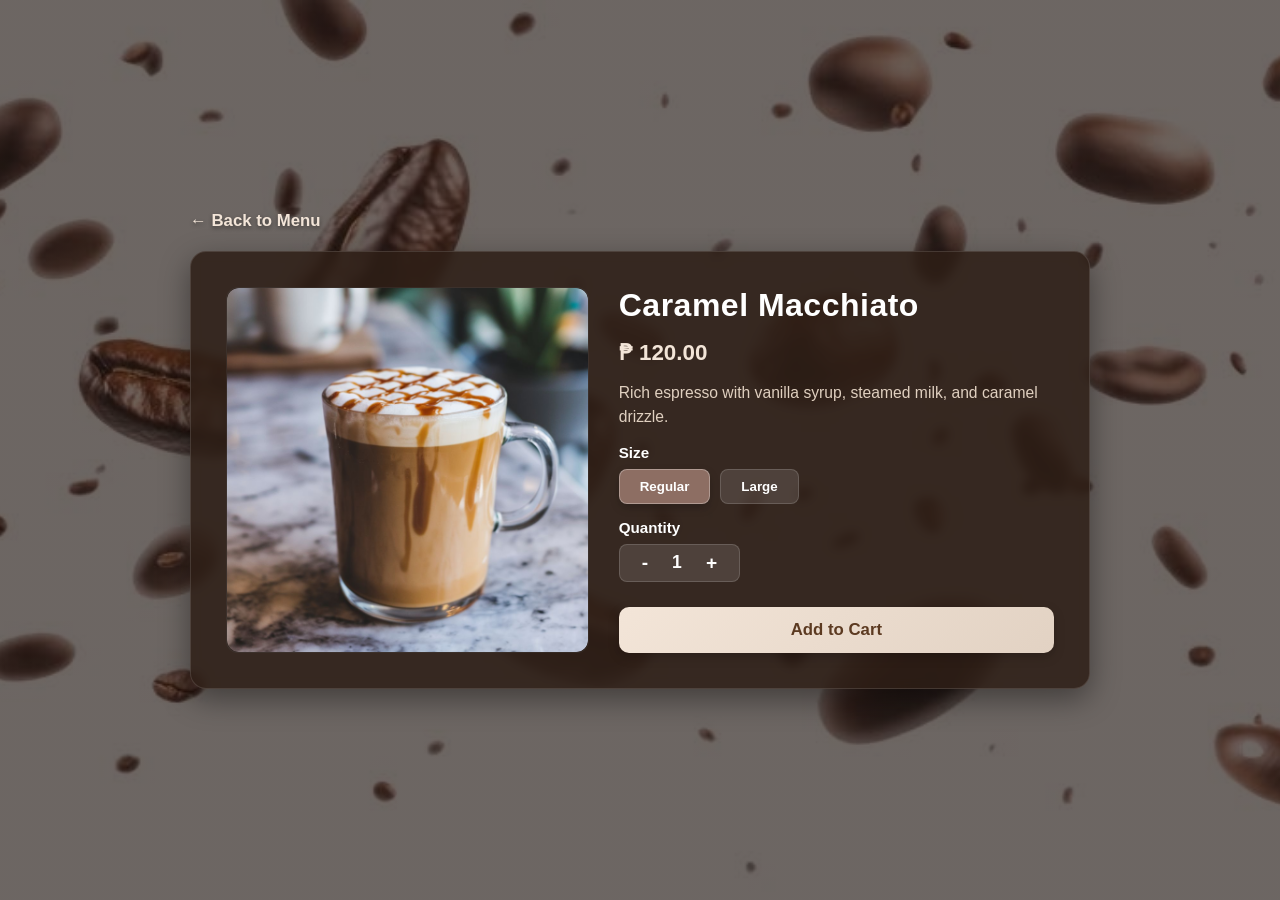
<file: system/product_details.html>
<!DOCTYPE html>

<html lang="en">
<head>
<meta charset="utf-8"/>
<meta content="width=device-width, initial-scale=1.0" name="viewport"/>
<title>Boycold Cafe - Product Details</title>
<style>
        * {
            box-sizing: border-box;
        }

        body.product-page {
            margin: 0;
            padding: 40px;
            min-height: 100vh;
            display: flex;
            justify-content: center;
            align-items: center;
            font-family: 'Segoe UI', Tahoma, Geneva, Verdana, sans-serif;
            background:
                linear-gradient(rgba(30, 20, 15, 0.65), rgba(30, 20, 15, 0.65)),
                url('images/bg.jpg');
            background-size: cover;
            background-position: center;
            background-repeat: no-repeat;
            background-attachment: fixed;
        }

        .product-details-frame {
            width: 100%;
            max-width: 900px;
            margin: 0 auto;
        }

        .back-link-container {
            margin-bottom: 20px;
        }

        .back-link {
            color: #f3e5d8;
            text-decoration: none;
            font-weight: 600;
            font-size: 1.05rem;
            text-shadow: 0 2px 4px rgba(0,0,0,0.4);
            transition: color 0.2s ease;
        }

        .back-link:hover {
            color: white;
            text-decoration: underline;
        }

        .product-content-grid {
            display: grid;
            grid-template-columns: 1fr 1.2fr;
            gap: 30px;
            background: rgba(45, 30, 22, 0.85);
            padding: 35px;
            border-radius: 16px;
            box-shadow: 0 10px 30px rgba(0,0,0,0.4);
            border: 1px solid rgba(255, 255, 255, 0.12);
            backdrop-filter: blur(5px);
            color: white;
        }

        .product-image-box {
            background-color: rgba(0, 0, 0, 0.2);
            border-radius: 12px;
            display: flex;
            justify-content: center;
            align-items: center;
            min-height: 280px;
            overflow: hidden;
            border: 1px solid rgba(255, 255, 255, 0.08);
        }

        .product-image-box img {
            width: 100%;
            height: 100%;
            object-fit: cover;
            border-radius: 12px;
            transition: transform 0.3s ease;
        }

        .product-image-box:hover img {
            transform: scale(1.04);
        }

        .product-info-box {
            display: flex;
            flex-direction: column;
            gap: 15px;
        }

        .product-name-title {
            color: white;
            font-size: 2rem;
            margin: 0;
            font-weight: 800;
            letter-spacing: 0.5px;
        }

        .product-price {
            color: #f3e5d8;
            font-size: 1.4rem;
            font-weight: 700;
        }

        .product-desc {
            color: #e0d0c0;
            font-size: 0.98rem;
            margin: 0;
            line-height: 1.5;
        }

        .option-group {
            display: flex;
            flex-direction: column;
            gap: 8px;
        }

        .option-label {
            color: white;
            font-weight: 700;
            font-size: 0.95rem;
        }

        .size-buttons {
            display: flex;
            gap: 10px;
        }

        .size-btn {
            background: rgba(255, 255, 255, 0.12);
            border: 1px solid rgba(255, 255, 255, 0.15);
            padding: 9px 20px;
            border-radius: 8px;
            font-weight: 600;
            cursor: pointer;
            color: white;
            transition: all 0.2s ease;
        }

        .size-btn:hover {
            background: rgba(255, 255, 255, 0.25);
        }

        .size-btn.active {
            background: #8D6E63;
            border-color: rgba(255, 255, 255, 0.3);
            box-shadow: 0 4px 10px rgba(0,0,0,0.2);
        }

        .quantity-selector {
            display: flex;
            align-items: center;
            gap: 18px;
            background: rgba(255, 255, 255, 0.12);
            border: 1px solid rgba(255, 255, 255, 0.15);
            width: fit-content;
            padding: 6px 16px;
            border-radius: 8px;
        }

        .qty-btn {
            background: none;
            border: none;
            color: white;
            font-size: 1.2rem;
            font-weight: bold;
            cursor: pointer;
            transition: opacity 0.2s;
        }

        .qty-btn:hover {
            opacity: 0.7;
        }

        .qty-number {
            color: white;
            font-weight: bold;
            font-size: 1.1rem;
        }

        .action-container {
            margin-top: 10px;
        }

        .add-to-cart-btn {
            width: 100%;
            background: linear-gradient(135deg, #f3e5d8 0%, #e2d2c3 100%);
            color: #5c3a21;
            border: none;
            padding: 13px;
            border-radius: 10px;
            font-size: 1.05rem;
            font-weight: 700;
            cursor: pointer;
            box-shadow: 0 4px 12px rgba(0,0,0,0.2);
            transition: all 0.3s ease;
        }

        .add-to-cart-btn:hover {
            background: #ffffff;
            transform: translateY(-2px);
            box-shadow: 0 6px 15px rgba(0,0,0,0.3);
        }

        @media (max-width: 768px) {
            body.product-page {
                padding: 20px;
            }
            .product-content-grid {
                grid-template-columns: 1fr;
                padding: 20px;
            }
        }
    </style>
</head>
<body class="product-page">
<div class="product-details-frame">
<div class="back-link-container">
<a class="back-link" href="home.html">← Back to Menu</a>
</div>
<div class="product-content-grid">
<div class="product-image-box">
<img alt="Caramel Macchiato" src="images/coffee/CaramelM.png"/>
</div>
<div class="product-info-box">
<h1 class="product-name-title">Caramel Macchiato</h1>
<div class="product-price">₱ 120.00</div>
<p class="product-desc">Rich espresso with vanilla syrup, steamed milk, and caramel drizzle.</p>
<div class="option-group">
<label class="option-label">Size</label>
<div class="size-buttons">
<button class="size-btn active" onclick="selectSize(this)" type="button">Regular</button>
<button class="size-btn" onclick="selectSize(this)" type="button">Large</button>
</div>
</div>
<div class="option-group">
<label class="option-label">Quantity</label>
<div class="quantity-selector">
<button class="qty-btn" onclick="decreaseQty()" type="button">-</button>
<span class="qty-number" id="qtyValue">1</span>
<button class="qty-btn" onclick="increaseQty()" type="button">+</button>
</div>
</div>
<div class="action-container">
<button class="add-to-cart-btn" onclick="window.location.href='cart.html'" type="button">Add to Cart</button>
</div>
</div>
</div>
</div>
<script>
        function increaseQty() {
            let qtyEl = document.getElementById('qtyValue');
            let currentQty = parseInt(qtyEl.innerText);
            qtyEl.innerText = currentQty + 1;
        }

        function decreaseQty() {
            let qtyEl = document.getElementById('qtyValue');
            let currentQty = parseInt(qtyEl.innerText);
            if (currentQty > 1) {
                qtyEl.innerText = currentQty - 1;
            }
        }

        function selectSize(btn) {
            let buttons = document.querySelectorAll('.size-btn');
            buttons.forEach(b => b.classList.remove('active'));
            btn.classList.add('active');
        }
    </script>
<script>
const productData = {"Coffee": [{"id": 1, "name": "Caramel Macchiato", "price": 120.0, "desc": "Rich espresso with vanilla syrup, steamed milk, and caramel drizzle.", "img": "images/coffee/CaramelM.png"}, {"id": 2, "name": "Spanish Latte", "price": 110.0, "desc": "Smooth espresso combined with textured milk and sweetened condensed milk.", "img": "images/coffee/SpanishL.png"}, {"id": 3, "name": "Cafe Mocha", "price": 125.0, "desc": "A sweet blend of espresso, chocolate syrup, and steamed milk.", "img": "images/coffee/CafeM.png"}, {"id": 4, "name": "Americano", "price": 90.0, "desc": "Espresso shots topped with hot water for a deep, robust flavor.", "img": "images/coffee/Americano.png"}, {"id": 5, "name": "Cappuccino", "price": 100.0, "desc": "A classic Italian coffee with equal parts espresso, steamed milk, and foam.", "img": "images/coffee/Capp.png"}, {"id": 6, "name": "Cold Brew", "price": 115.0, "desc": "Slow-steeped, ultra-smooth cold coffee served over ice.", "img": "images/coffee/ColdB.png"}, {"id": 7, "name": "Vanilla Latte", "price": 120.0, "desc": "Espresso and steamed milk infused with sweet vanilla flavor.", "img": "images/coffee/VanillaL.png"}, {"id": 8, "name": "Dark Mocha", "price": 130.0, "desc": "Bold espresso mixed with rich dark chocolate and milk.", "img": "images/coffee/DarkM.png"}, {"id": 9, "name": "Dirty Matcha", "price": 140.0, "desc": "Earthly Japanese matcha layered with a rich shot of espresso.", "img": "images/coffee/DirtyM.png"}], "Non-Coffee": [{"id": 1, "name": "Matcha Latte", "price": 130.0, "desc": "Premium ceremonial grade matcha green tea with creamy milk.", "img": "images/non_coffee/MatchaL.png"}, {"id": 2, "name": "Dark Chocolate", "price": 120.0, "desc": "Rich, decadent dark chocolate drink served hot or iced.", "img": "images/non_coffee/DarkC.png"}, {"id": 3, "name": "Strawberry Milk", "price": 110.0, "desc": "Sweet strawberry puree mixed with fresh creamy milk.", "img": "images/non_coffee/StrawberryM.png"}, {"id": 4, "name": "Wintermelon Milk Tea", "price": 100.0, "desc": "Classic milk tea infused with rich wintermelon caramel flavor.", "img": "images/non_coffee/WinterMMT.png"}, {"id": 5, "name": "Hokkaido Milk Tea", "price": 100.0, "desc": "Creamy milk tea with a distinct hint of caramel and rich sweetness.", "img": "images/non_coffee/HokkaidoMT.png"}, {"id": 6, "name": "Taro Milktea", "price": 100.0, "desc": "Sweet and creamy milk tea flavored with authentic taro root.", "img": "images/non_coffee/TaroMT.png"}, {"id": 7, "name": "Okinawa Milk Tea", "price": 100.0, "desc": "Roasted brown sugar milk tea with a deep, caramel-like taste.", "img": "images/non_coffee/OkinawaMT.png"}, {"id": 8, "name": "Chocolate Frappe", "price": 140.0, "desc": "Blended creamy beverage topped with rich cheesecake flavor.", "img": "images/non_coffee/ChocolateF.png"}, {"id": 9, "name": "Cookies & Cream", "price": 135.0, "desc": "Crushed chocolate cookies blended with milk and vanilla ice cream.", "img": "images/non_coffee/C&C.png"}], "Pastries": [{"id": 1, "name": "Butter Croissant", "price": 85.0, "desc": "Flaky, buttery, golden-brown French pastry baked to perfection.", "img": "images/pastries/ButterC.png"}, {"id": 2, "name": "Chocolate Chip Cookie", "price": 60.0, "desc": "Chewy, freshly baked cookie loaded with rich chocolate chunks.", "img": "images/pastries/ChocolateCC.png"}, {"id": 3, "name": "Blueberry Cheesecake", "price": 150.0, "desc": "Creamy cheesecake topped with sweet and tangy blueberry compote.", "img": "images/pastries/BlueberryCC.png"}, {"id": 4, "name": "Ensaymada", "price": 75.0, "desc": "Soft, sweet brioche bread topped with butter, sugar, and grated cheese.", "img": "images/pastries/Ensaymada.png"}, {"id": 5, "name": "Banana Bread", "price": 70.0, "desc": "Moist and flavorful loaf made with ripe sweet bananas.", "img": "images/pastries/BananaB.png"}, {"id": 6, "name": "Cinnamon Roll", "price": 100.0, "desc": "Soft pastry swirled with cinnamon sugar and drizzled with sweet icing.", "img": "images/pastries/CinnamonR.png"}, {"id": 7, "name": "Brownie Fudge", "price": 65.0, "desc": "Fudgy, rich chocolate square with a crackly top crust.", "img": "images/pastries/BrownieF.png"}, {"id": 8, "name": "Carrot Cake", "price": 140.0, "desc": "Spiced moist cake loaded with carrots and covered in cream cheese frosting.", "img": "images/pastries/CarrotC.png"}, {"id": 9, "name": "Plain Bagel", "price": 80.0, "desc": "Chewy, traditional baked ring bread served best toasted.", "img": "images/pastries/Plain Bagel.png"}], "Meals": [{"id": 1, "name": "Tapsilog", "price": 160.0, "desc": "Cured beef tapa served with garlic fried rice and sunny-side-up egg.", "img": "images/meals/Tapsilog.png"}, {"id": 2, "name": "Tocilog", "price": 150.0, "desc": "Sweet cured pork tocino with garlic rice and fried egg.", "img": "images/meals/Tocilog.png"}, {"id": 3, "name": "Longsilog", "price": 150.0, "desc": "Filipino style sweet sausage paired with garlic rice and egg.", "img": "images/meals/Longsilog.png"}, {"id": 4, "name": "Spaghetti", "price": 130.0, "desc": "Sweet-style Filipino spaghetti with ground meat and hotdog slices.", "img": "images/meals/Spaghetti.png"}, {"id": 5, "name": "Carbonara", "price": 140.0, "desc": "Creamy pasta tossed with bacon bits, mushrooms, and parmesan cheese.", "img": "images/meals/Carbonara.png"}, {"id": 6, "name": "Chicken Wings Rice", "price": 170.0, "desc": "Crispy fried chicken wings served with seasoned rice.", "img": "images/meals/ChickenWR.png"}, {"id": 7, "name": "Club Sandwich", "price": 140.0, "desc": "Triple-decker sandwich with chicken, lettuce, tomato, and egg.", "img": "images/meals/Sandwich.png"}, {"id": 8, "name": "Burger Steak", "price": 160.0, "desc": "Juicy beef patty drenched in savory mushroom gravy over rice.", "img": "images/meals/BurgerS.png"}, {"id": 9, "name": "Hungarian Sandwich", "price": 150.0, "desc": "Spicy Hungarian sausage tucked in a toasted bun with special sauce.", "img": "images/meals/HungarianS.png"}]};
const p = new URLSearchParams(location.search);
const category = p.get('category') || 'Coffee';
const id = Number(p.get('id') || 1);
const product = (productData[category] || productData.Coffee).find(x => x.id === id) || productData.Coffee[0];

document.querySelector('.product-name-title').textContent = product.name;
document.querySelector('.product-price').textContent = '₱ ' + product.price.toFixed(2);
document.querySelector('.product-desc').textContent = product.desc;
const image = document.querySelector('.product-content-grid img');
if (image) { image.src = product.img; image.alt = product.name; }
const backMenu = document.querySelector('.product-details-frame > a, .product-details-frame a');
if (backMenu) backMenu.href = 'home.html?category=' + encodeURIComponent(category);

let qty = 1;
let size = 'Regular';
const qtyEl = document.getElementById('qtyValue');
document.querySelectorAll('.size-btn').forEach(btn => btn.addEventListener('click', () => {
    document.querySelectorAll('.size-btn').forEach(b => b.classList.remove('active'));
    btn.classList.add('active');
    size = btn.textContent.trim();
}));
window.increaseQty = () => { qty++; qtyEl.textContent = qty; };
window.decreaseQty = () => { if(qty > 1) qty--; qtyEl.textContent = qty; };
document.querySelectorAll('.qty-btn').forEach(btn => {
    if (btn.textContent.trim() === '+') btn.onclick = increaseQty;
    if (btn.textContent.trim() === '-') btn.onclick = decreaseQty;
});
const addBtn = document.querySelector('.add-to-cart-btn');
if (addBtn) addBtn.onclick = () => {
    const cart = JSON.parse(localStorage.getItem('boycoldCart') || '[]');
    const sizePrice = size === 'Large' ? product.price + 20 : product.price;
    cart.push({name: product.name + ' (' + size + ')', qty, price: sizePrice, img: product.img});
    localStorage.setItem('boycoldCart', JSON.stringify(cart));
    location.href = 'cart.html';
};
</script></body>
</html>
</file>
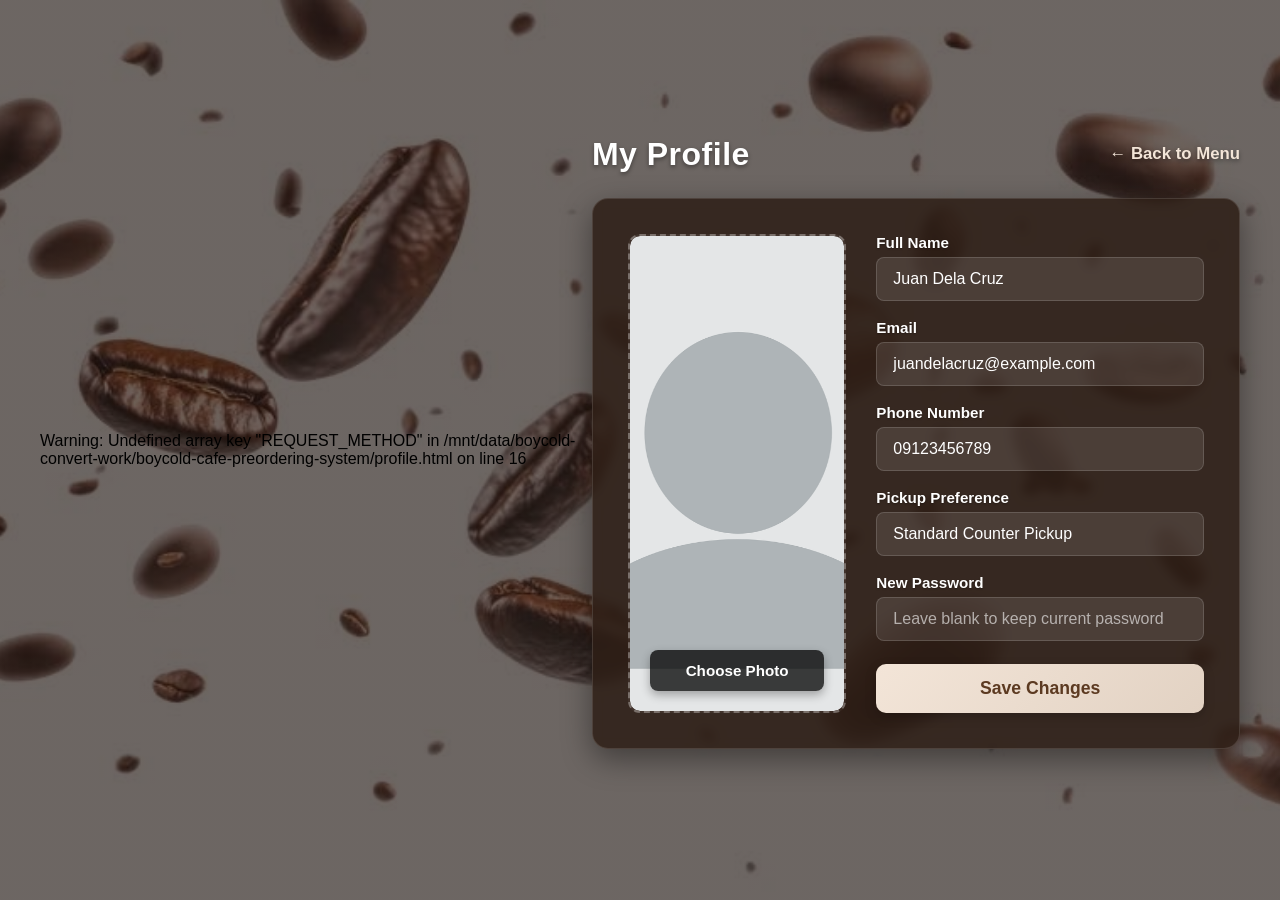
<file: system/profile.html>
Warning: Undefined array key "REQUEST_METHOD" in /mnt/data/boycold-convert-work/boycold-cafe-preordering-system/profile.html on line 16
<!DOCTYPE html>

<html lang="en">
<head>
<meta charset="utf-8"/>
<meta content="width=device-width, initial-scale=1.0" name="viewport"/>
<title>Boycold Cafe - My Profile</title>
<style>
        * {
            box-sizing: border-box;
        }

        body.profile-page {
            margin: 0;
            padding: 40px;
            min-height: 100vh;
            display: flex;
            justify-content: center;
            align-items: center;
            font-family: 'Segoe UI', Tahoma, Geneva, Verdana, sans-serif;
            background:
                linear-gradient(rgba(30, 20, 15, 0.65), rgba(30, 20, 15, 0.65)),
                url('images/bg.jpg');
            background-size: cover;
            background-position: center;
            background-repeat: no-repeat;
            background-attachment: fixed;
        }

        .profile-container {
            width: 100%;
            max-width: 950px;
            margin: 0 auto;
        }

        .profile-header {
            display: flex;
            justify-content: space-between;
            align-items: center;
            margin-bottom: 25px;
        }

        .profile-title {
            color: white;
            font-size: 2rem;
            margin: 0;
            font-weight: 800;
            letter-spacing: 0.5px;
            text-shadow: 0 2px 4px rgba(0,0,0,0.4);
        }

        .back-link {
            color: #f3e5d8;
            text-decoration: none;
            font-weight: 600;
            font-size: 1.05rem;
            text-shadow: 0 2px 4px rgba(0,0,0,0.4);
            transition: color 0.2s ease;
        }

        .back-link:hover {
            color: white;
            text-decoration: underline;
        }

        .alert-success {
            background-color: rgba(46, 125, 50, 0.9);
            color: white;
            padding: 14px 20px;
            border-radius: 10px;
            margin-bottom: 20px;
            font-weight: 600;
            text-align: center;
            box-shadow: 0 4px 12px rgba(0,0,0,0.2);
            border: 1px solid rgba(255, 255, 255, 0.15);
        }

        .profile-grid {
            display: grid;
            grid-template-columns: 1fr 1.5fr;
            gap: 30px;
            background: rgba(45, 30, 22, 0.85);
            padding: 35px;
            border-radius: 16px;
            box-shadow: 0 10px 30px rgba(0,0,0,0.4);
            border: 1px solid rgba(255, 255, 255, 0.12);
            backdrop-filter: blur(5px);
            color: white;
            align-items: stretch;
        }

        /* Profile Photo Box Styling */
        .profile-photo-box {
            position: relative;
            background-color: rgba(255, 255, 255, 0.05);
            border: 2px dashed rgba(255, 255, 255, 0.3);
            border-radius: 12px;
            overflow: hidden;
            display: flex;
            flex-direction: column;
            justify-content: flex-end;
            min-height: 100%;
            height: 100%;
            min-height: 340px; /* Ginawa itong saktong box */
            padding: 20px;
            box-sizing: border-box;
        }

        .profile-photo-box img {
            position: absolute;
            top: 0;
            left: 0;
            width: 100%;
            height: 100%;
            object-fit: cover;
            border-radius: 10px;
            z-index: 1;
        }

        .upload-btn-label {
            position: relative;
            z-index: 2;
            background-color: rgba(0, 0, 0, 0.75);
            color: white;
            padding: 12px 15px;
            border-radius: 8px;
            cursor: pointer;
            font-size: 0.95rem;
            font-weight: 600;
            text-align: center;
            width: 100%;
            box-sizing: border-box;
            transition: background-color 0.2s;
            box-shadow: 0 4px 10px rgba(0,0,0,0.3);
        }

        .upload-btn-label:hover {
            background-color: rgba(0, 0, 0, 0.9);
        }

        .profile-photo-box input[type="file"] {
            display: none;
        }

        .profile-form-box {
            display: flex;
            flex-direction: column;
            gap: 18px;
            justify-content: space-between;
        }

        .form-group-profile {
            display: flex;
            flex-direction: column;
            gap: 6px;
        }

        .form-group-profile label {
            color: white;
            font-weight: 600;
            font-size: 0.95rem;
            text-shadow: 0 1px 2px rgba(0,0,0,0.3);
        }

        .profile-input {
            width: 100%;
            padding: 12px 16px;
            border: 1px solid rgba(255, 255, 255, 0.15);
            border-radius: 8px;
            background-color: rgba(255, 255, 255, 0.1);
            color: white;
            font-size: 1rem;
            outline: none;
            box-sizing: border-box;
            transition: all 0.2s ease;
        }

        .profile-input:focus {
            background-color: rgba(255, 255, 255, 0.15);
            border-color: rgba(255, 255, 255, 0.35);
        }

        .profile-input::placeholder {
            color: rgba(255, 255, 255, 0.6);
        }

        .save-btn-container {
            margin-top: 5px;
        }

        .save-changes-btn {
            width: 100%;
            background: linear-gradient(135deg, #f3e5d8 0%, #e2d2c3 100%);
            color: #5c3a21;
            border: none;
            padding: 14px;
            border-radius: 10px;
            font-size: 1.1rem;
            font-weight: 700;
            cursor: pointer;
            box-shadow: 0 4px 12px rgba(0,0,0,0.2);
            text-align: center;
            transition: all 0.3s ease;
        }

        .save-changes-btn:hover {
            background: #ffffff;
            transform: translateY(-2px);
            box-shadow: 0 6px 15px rgba(0,0,0,0.3);
        }

        @media (max-width: 768px) {
            .profile-grid {
                grid-template-columns: 1fr;
                padding: 25px;
            }
            body.profile-page {
                padding: 20px;
            }
            .profile-photo-box {
                min-height: 280px;
            }
        }
    </style>
</head>
<body class="profile-page">
<div class="profile-container">
<!-- Header & Back Link -->
<div class="profile-header">
<h1 class="profile-title">My Profile</h1>
<a class="back-link" href="home.html">← Back to Menu</a>
</div>
<form action="#" class="profile-grid" enctype="multipart/form-data" method="POST">
<div class="profile-photo-box">
<img alt="Profile Photo" src="images/profile.png"/>
<label class="upload-btn-label">
                    Choose Photo
                    <input accept="image/*" name="profile_photo" type="file"/>
</label>
</div>
<div class="profile-form-box">
<div class="form-group-profile">
<label for="name">Full Name</label>
<input class="profile-input" id="name" name="name" required="" type="text" value="Juan Dela Cruz"/>
</div>
<div class="form-group-profile">
<label for="email">Email</label>
<input class="profile-input" id="email" name="email" required="" type="email" value="juandelacruz@example.com"/>
</div>
<div class="form-group-profile">
<label for="phone">Phone Number</label>
<input class="profile-input" id="phone" name="phone" required="" type="text" value="09123456789"/>
</div>
<div class="form-group-profile">
<label for="pickup_preference">Pickup Preference</label>
<input class="profile-input" id="pickup_preference" name="pickup_preference" type="text" value="Standard Counter Pickup"/>
</div>
<div class="form-group-profile">
<label for="new_password">New Password</label>
<input class="profile-input" id="new_password" name="new_password" placeholder="Leave blank to keep current password" type="password"/>
</div>
<div class="save-btn-container">
<button class="save-changes-btn" type="submit">Save Changes</button>
</div>
</div>
</form>
</div>
<script>
const profileKey='boycoldProfile';
const defaultProfile={name:'Juan Dela Cruz',email:'juandelacruz@example.com',phone:'09123456789',pickup_preference:'Standard Counter Pickup'};
const savedProfile=JSON.parse(localStorage.getItem(profileKey)||'null');
const profile=savedProfile||defaultProfile;
['name','email','phone','pickup_preference'].forEach(name=>{
 const el=document.querySelector(`[name="${name}"]`);
 if(el) el.value=profile[name]||'';
});
document.querySelector('form')?.addEventListener('submit',e=>{
 e.preventDefault();
 const data={};
 ['name','email','phone','pickup_preference'].forEach(name=>{
  const el=document.querySelector(`[name="${name}"]`);
  if(el) data[name]=el.value;
 });
 localStorage.setItem(profileKey,JSON.stringify(data));
 alert('Profile successfully updated!');
});
</script></body>
</html>
</file>
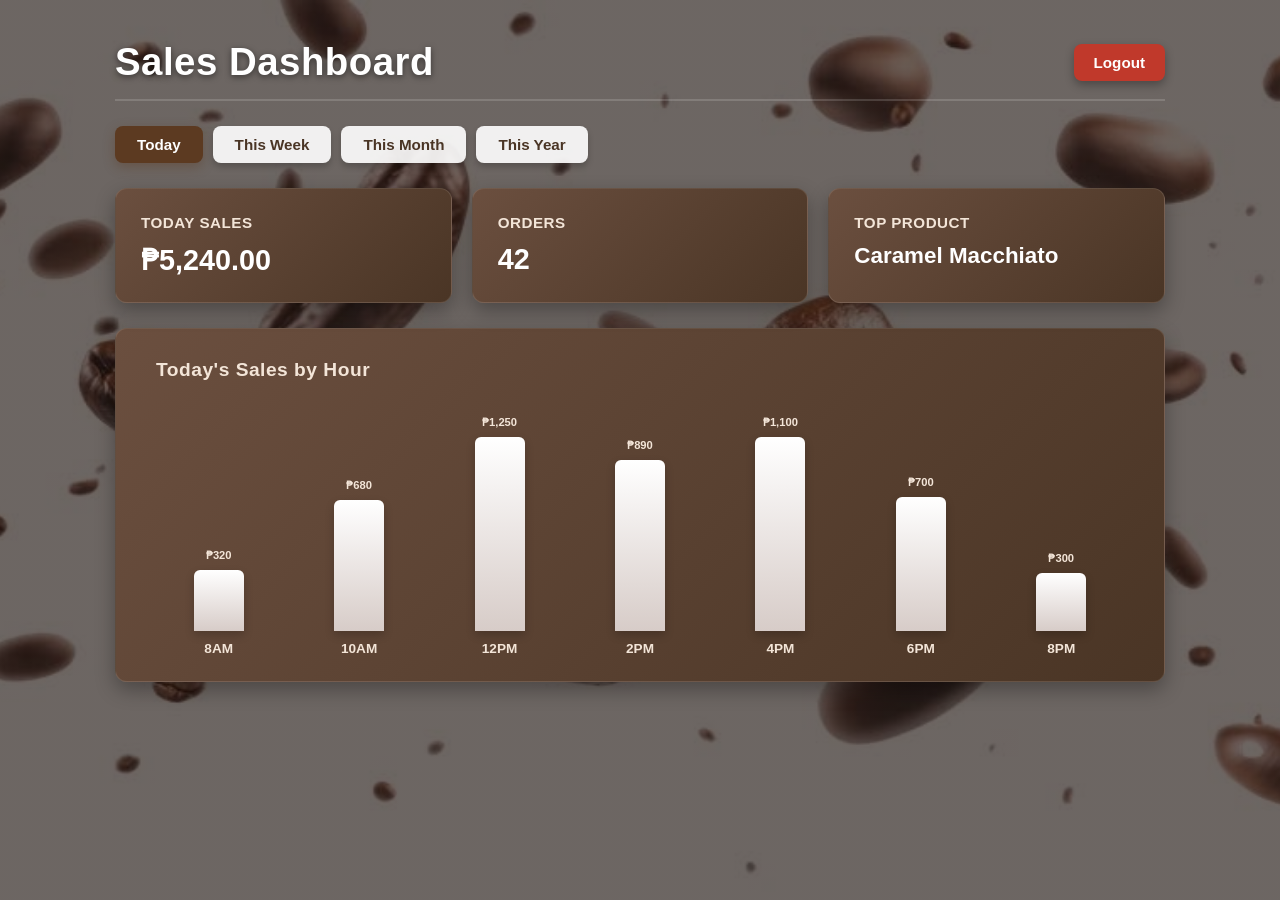
<file: system/sales.html>
<!DOCTYPE html>

<html lang="en">
<head>
<meta charset="utf-8"/>
<meta content="width=device-width, initial-scale=1.0" name="viewport"/>
<title>Boycold Cafe - Sales Dashboard</title>
<style>
        body.sales-dashboard-page {
            margin: 0;
            padding: 40px 20px;
            min-height: 100vh;
            box-sizing: border-box;
            display: flex;
            justify-content: center;
            font-family: 'Segoe UI', Tahoma, Geneva, Verdana, sans-serif;
            background:
                linear-gradient(rgba(30, 20, 15, 0.65), rgba(30, 20, 15, 0.65)),
                url('images/bg.jpg');
            background-size: cover;
            background-position: center;
            background-repeat: no-repeat;
            background-attachment: fixed;
        }

        .sales-container {
            width: 100%;
            max-width: 1050px;
            margin: 0 auto;
        }

        .sales-header-top {
            display: flex;
            justify-content: space-between;
            align-items: center;
            margin-bottom: 25px;
            flex-wrap: wrap;
            gap: 15px;
            border-bottom: 2px solid rgba(255, 255, 255, 0.15);
            padding-bottom: 15px;
        }

        .sales-title {
            color: #ffffff;
            font-size: 2.4rem;
            margin: 0;
            font-weight: 800;
            letter-spacing: 0.5px;
            text-shadow: 0 2px 6px rgba(0,0,0,0.5);
        }

        .nav-buttons {
            display: flex;
            gap: 10px;
        }

        .nav-btn {
            background-color: #5c3a21;
            color: white;
            padding: 10px 20px;
            border-radius: 8px;
            text-decoration: none;
            font-weight: 600;
            font-size: 0.95rem;
            box-shadow: 0 4px 10px rgba(0,0,0,0.3);
            transition: all 0.3s ease;
        }

        .nav-btn:hover {
            background-color: #7b4e2d;
            transform: translateY(-2px);
        }

        .logout-btn {
            background-color: #c0392b;
        }

        .logout-btn:hover {
            background-color: #e74c3c;
        }

        /* Date Range Selector */
        .range-selector {
            display: flex;
            gap: 10px;
            margin-bottom: 25px;
            flex-wrap: wrap;
        }

        .range-btn {
            background-color: rgba(255, 255, 255, 0.9);
            color: #4A3525;
            padding: 10px 22px;
            border-radius: 8px;
            text-decoration: none;
            font-weight: 700;
            font-size: 0.95rem;
            box-shadow: 0 4px 6px rgba(0,0,0,0.2);
            transition: all 0.25s ease;
        }

        .range-btn:hover {
            background-color: #ffffff;
            transform: translateY(-2px);
        }

        .range-btn.active {
            background-color: #5c3a21;
            color: white;
            box-shadow: 0 4px 12px rgba(92, 58, 33, 0.4);
        }

        .sales-metrics-grid {
            display: grid;
            grid-template-columns: repeat(3, 1fr);
            gap: 20px;
            margin-bottom: 25px;
        }

        .metric-card {
            background: linear-gradient(135deg, #6B4F3F 0%, #4A3525 100%);
            padding: 25px;
            border-radius: 12px;
            box-shadow: 0 8px 20px rgba(0,0,0,0.3);
            display: flex;
            flex-direction: column;
            gap: 12px;
            color: white;
            border: 1px solid rgba(255,255,255,0.1);
            transition: transform 0.3s ease;
        }

        .metric-card:hover {
            transform: translateY(-4px);
        }

        .metric-label {
            font-size: 0.95rem;
            font-weight: 600;
            color: #f3e5d8;
            letter-spacing: 0.5px;
            text-transform: uppercase;
        }

        .metric-value {
            font-size: 1.8rem;
            font-weight: 800;
            color: #ffffff;
        }

        .metric-value-text {
            font-size: 1.4rem;
            font-weight: 700;
            color: #ffffff;
            word-break: break-word;
        }

        .sales-chart-box {
            background: linear-gradient(135deg, #6B4F3F 0%, #4A3525 100%);
            padding: 30px 40px 25px;
            border-radius: 12px;
            box-shadow: 0 8px 20px rgba(0,0,0,0.3);
            color: white;
            border: 1px solid rgba(255,255,255,0.1);
        }

        .chart-title {
            font-weight: 700;
            font-size: 1.2rem;
            margin-bottom: 25px;
            color: #f3e5d8;
            letter-spacing: 0.5px;
        }

        .bar-chart {
            display: flex;
            align-items: flex-end;
            justify-content: space-between;
            gap: 15px;
            height: 240px;
            padding-top: 10px;
        }

        .bar-column {
            flex: 1;
            display: flex;
            flex-direction: column;
            align-items: center;
            justify-content: flex-end;
            height: 100%;
        }

        .bar-value {
            font-size: 0.7rem;
            font-weight: 700;
            margin-bottom: 8px;
            color: #f3e5d8;
            white-space: nowrap;
        }

        .bar {
            width: 100%;
            max-width: 50px;
            background: linear-gradient(to top, #d7ccc8, #ffffff);
            border-radius: 6px 6px 0 0;
            transition: height 0.4s ease, background-color 0.2s;
            box-shadow: 0 4px 10px rgba(0,0,0,0.2);
        }

        .bar:hover {
            background: linear-gradient(to top, #ffffff, #ffecb3);
        }

        .bar-label {
            margin-top: 10px;
            font-size: 0.85rem;
            font-weight: 600;
            color: #f3e5d8;
        }

        @media (max-width: 768px) {
            .sales-metrics-grid {
                grid-template-columns: repeat(2, 1fr);
            }
            body.sales-dashboard-page {
                padding: 20px 10px;
            }
            .bar-value {
                font-size: 0.6rem;
            }
            .bar-label {
                font-size: 0.75rem;
            }
            .range-btn {
                padding: 8px 14px;
                font-size: 0.85rem;
            }
        }

        @media (max-width: 480px) {
            .sales-metrics-grid {
                grid-template-columns: 1fr;
            }
            .bar-chart {
                height: 180px;
                gap: 6px;
            }
        }
    </style>
</head>
<body class="sales-dashboard-page">
<div class="sales-container">
<!-- Header with Title and Logout Button Only -->
<div class="sales-header-top">
<h1 class="sales-title">Sales Dashboard</h1>
<div class="nav-buttons">
<a class="nav-btn logout-btn" href="logout.html?redirect=sales">Logout</a>
</div>
</div>
<!-- Date Range Selector -->
<div class="range-selector">
<a class="range-btn active" href="?range=today">Today</a>
<a class="range-btn" href="?range=week">This Week</a>
<a class="range-btn" href="?range=month">This Month</a>
<a class="range-btn" href="?range=year">This Year</a>
</div>
<div class="sales-metrics-grid">
<div class="metric-card">
<span class="metric-label">Today Sales</span>
<span class="metric-value">₱5,240.00</span>
</div>
<div class="metric-card">
<span class="metric-label">Orders</span>
<span class="metric-value">42</span>
</div>
<div class="metric-card">
<span class="metric-label">Top Product</span>
<span class="metric-value-text">Caramel Macchiato</span>
</div>
</div>
<div class="sales-chart-box">
<div class="chart-title">Today's Sales by Hour</div>
<div class="bar-chart">
<div class="bar-column">
<span class="bar-value">₱320</span>
<div class="bar" style="height: 25.6%;"></div>
<span class="bar-label">8AM</span>
</div>
<div class="bar-column">
<span class="bar-value">₱680</span>
<div class="bar" style="height: 54.4%;"></div>
<span class="bar-label">10AM</span>
</div>
<div class="bar-column">
<span class="bar-value">₱1,250</span>
<div class="bar" style="height: 100%;"></div>
<span class="bar-label">12PM</span>
</div>
<div class="bar-column">
<span class="bar-value">₱890</span>
<div class="bar" style="height: 71.2%;"></div>
<span class="bar-label">2PM</span>
</div>
<div class="bar-column">
<span class="bar-value">₱1,100</span>
<div class="bar" style="height: 88%;"></div>
<span class="bar-label">4PM</span>
</div>
<div class="bar-column">
<span class="bar-value">₱700</span>
<div class="bar" style="height: 56%;"></div>
<span class="bar-label">6PM</span>
</div>
<div class="bar-column">
<span class="bar-value">₱300</span>
<div class="bar" style="height: 24%;"></div>
<span class="bar-label">8PM</span>
</div>
</div>
</div>
</div>
<script>
const salesData = {"today": {"label": "Today", "total": 5240, "orders": 42, "top": "Caramel Macchiato", "title": "Today's Sales by Hour", "data": [["8AM", 320], ["10AM", 680], ["12PM", 1250], ["2PM", 890], ["4PM", 1100], ["6PM", 700], ["8PM", 300]]}, "week": {"label": "This Week", "total": 31500, "orders": 128, "top": "Caramel Macchiato", "title": "Weekly Sales Overview", "data": [["Mon", 3800], ["Tue", 4200], ["Wed", 3950], ["Thu", 5100], ["Fri", 6300], ["Sat", 5240], ["Sun", 2910]]}, "month": {"label": "This Month", "total": 128400, "orders": 512, "top": "Spanish Latte", "title": "Monthly Sales by Week", "data": [["Week 1", 29500], ["Week 2", 33200], ["Week 3", 31500], ["Week 4", 34200]]}, "year": {"label": "This Year", "total": 1542000, "orders": 6104, "top": "Cafe Mocha", "title": "Yearly Sales by Month", "data": [["Jan", 98000], ["Feb", 105000], ["Mar", 112000], ["Apr", 120000], ["May", 135000], ["Jun", 142000], ["Jul", 150000], ["Aug", 138000], ["Sep", 128000], ["Oct", 132000], ["Nov", 140000], ["Dec", 142000]]}};
const range = new URLSearchParams(location.search).get('range') || 'today';
const selected = salesData[range] || salesData.today;
document.querySelectorAll('.range-selector a').forEach(a => {
    const href=a.getAttribute('href')||'';
    const m=href.match(/range=([^&]+)/);
    if(m) a.href='sales.html?range='+m[1];
    a.classList.toggle('active', m && m[1]===range);
});
const metrics=document.querySelectorAll('.metric-value');
if(metrics[0]) metrics[0].textContent='₱'+selected.total.toLocaleString('en-PH',{minimumFractionDigits:2});
if(metrics[1]) metrics[1].textContent=selected.orders.toLocaleString();
const top=document.querySelector('.metric-value-text'); if(top) top.textContent=selected.top;
const title=document.querySelector('.chart-title'); if(title) title.textContent=selected.title;
const chart=document.querySelector('.bar-chart');
if(chart){
    chart.innerHTML='';
    const max=Math.max(...selected.data.map(x=>x[1]));
    selected.data.forEach(([label,value])=>{
        const col=document.createElement('div'); col.className='bar-column';
        col.innerHTML='<div class="bar" style="height:'+((value/max)*100)+'%" title="₱'+value.toLocaleString()+'"></div><span class="bar-value">₱'+value.toLocaleString()+'</span><span class="bar-label">'+label+'</span>';
        chart.appendChild(col);
    });
}
</script></body>
</html>
</file>
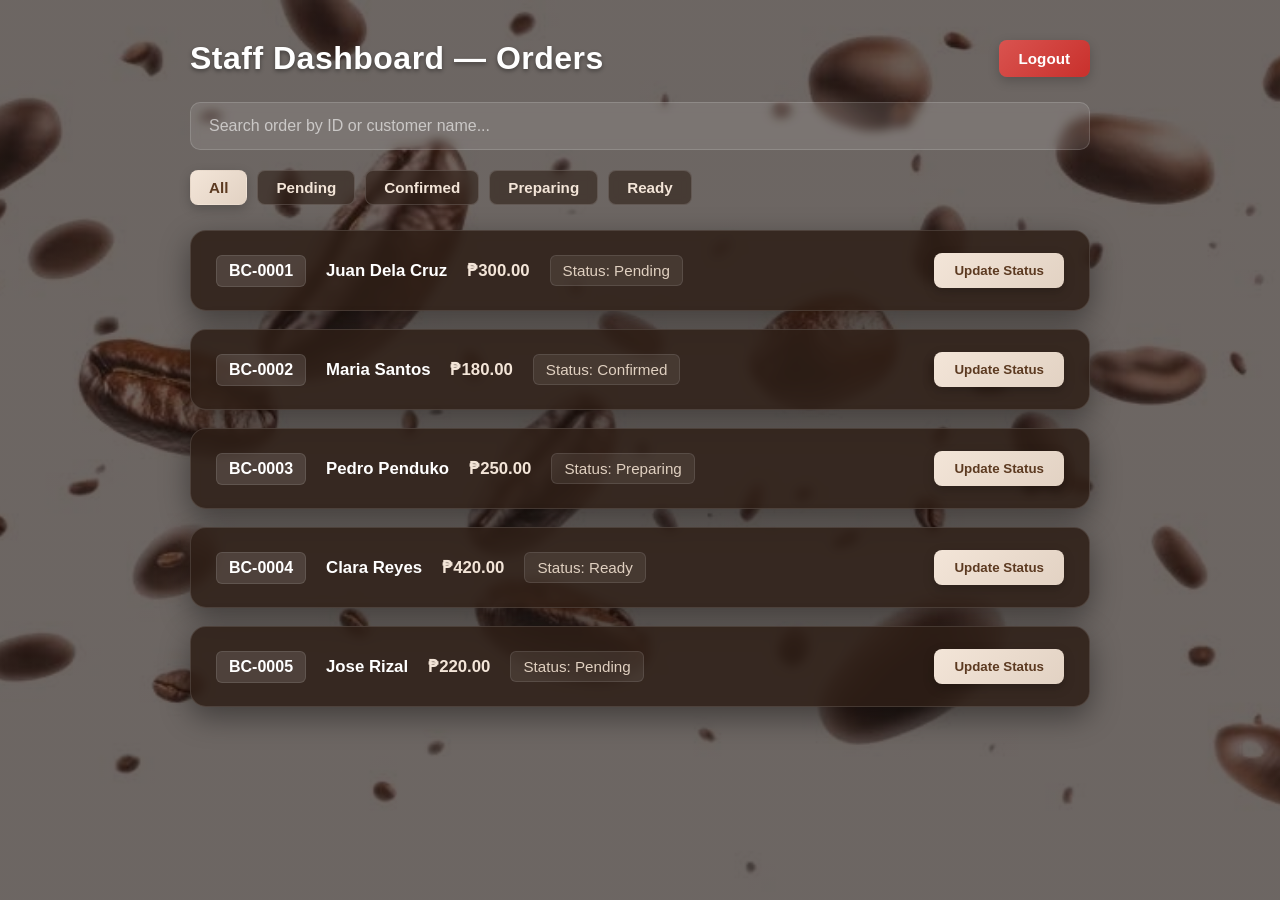
<file: system/staff_dashboard.html>
<!DOCTYPE html>

<html lang="en">
<head>
<meta charset="utf-8"/>
<meta content="width=device-width, initial-scale=1.0" name="viewport"/>
<title>Boycold Cafe - Staff Dashboard</title>
<style>
        * {
            box-sizing: border-box;
        }

        body.staff-dashboard-page {
            margin: 0;
            padding: 40px;
            min-height: 100vh;
            display: flex;
            justify-content: center;
            align-items: flex-start;
            font-family: 'Segoe UI', Tahoma, Geneva, Verdana, sans-serif;
            background:
                linear-gradient(rgba(30, 20, 15, 0.65), rgba(30, 20, 15, 0.65)),
                url('images/bg.jpg');
            background-size: cover;
            background-position: center;
            background-repeat: no-repeat;
            background-attachment: fixed;
        }

        .staff-container {
            width: 100%;
            max-width: 900px;
            margin: 0 auto;
        }

        .staff-header-top {
            display: flex;
            justify-content: space-between;
            align-items: center;
            margin-bottom: 25px;
            flex-wrap: wrap;
            gap: 15px;
        }

        .staff-title {
            color: white;
            font-size: 2rem;
            margin: 0;
            font-weight: 800;
            letter-spacing: 0.5px;
            text-shadow: 0 2px 4px rgba(0,0,0,0.4);
        }

        .logout-btn {
            background: linear-gradient(135deg, #d9534f 0%, #c9302c 100%);
            color: white;
            padding: 10px 20px;
            border-radius: 8px;
            text-decoration: none;
            font-weight: 700;
            font-size: 0.95rem;
            box-shadow: 0 4px 12px rgba(0,0,0,0.2);
            transition: all 0.3s ease;
        }

        .logout-btn:hover {
            background: linear-gradient(135deg, #c9302c 0%, #ac2925 100%);
            transform: translateY(-2px);
            box-shadow: 0 6px 15px rgba(0,0,0,0.3);
        }

        .staff-search-box {
            margin-bottom: 20px;
        }

        .search-input {
            width: 100%;
            padding: 14px 18px;
            border: 1px solid rgba(255, 255, 255, 0.15);
            border-radius: 10px;
            background-color: rgba(255, 255, 255, 0.1);
            color: white;
            font-size: 1rem;
            outline: none;
            box-sizing: border-box;
            backdrop-filter: blur(5px);
            transition: all 0.2s ease;
        }

        .search-input:focus {
            background-color: rgba(255, 255, 255, 0.15);
            border-color: rgba(255, 255, 255, 0.35);
        }

        .search-input::placeholder {
            color: rgba(255, 255, 255, 0.6);
        }

        .staff-filter-buttons {
            display: flex;
            gap: 10px;
            margin-bottom: 25px;
            flex-wrap: wrap;
        }

        .filter-btn {
            background: rgba(45, 30, 22, 0.6);
            color: #f3e5d8;
            border: 1px solid rgba(255, 255, 255, 0.15);
            padding: 8px 18px;
            border-radius: 8px;
            font-weight: 600;
            text-decoration: none;
            display: inline-block;
            cursor: pointer;
            transition: all 0.3s ease;
            font-size: 0.95rem;
            backdrop-filter: blur(5px);
        }

        .filter-btn:hover {
            background: rgba(255, 255, 255, 0.15);
            color: white;
            transform: translateY(-1px);
        }

        .filter-btn.active {
            background: linear-gradient(135deg, #f3e5d8 0%, #e2d2c3 100%);
            color: #5c3a21;
            border-color: transparent;
            font-weight: 700;
            box-shadow: 0 4px 12px rgba(0,0,0,0.2);
        }

        .staff-orders-list {
            display: flex;
            flex-direction: column;
            gap: 18px;
        }

        .staff-order-card {
            background: rgba(45, 30, 22, 0.85);
            padding: 22px 25px;
            border-radius: 16px;
            box-shadow: 0 10px 30px rgba(0,0,0,0.4);
            border: 1px solid rgba(255, 255, 255, 0.12);
            backdrop-filter: blur(5px);
            display: flex;
            justify-content: space-between;
            align-items: center;
            color: white;
        }

        .staff-order-info {
            display: flex;
            align-items: center;
            gap: 20px;
            flex-grow: 1;
            flex-wrap: wrap;
        }

        .staff-order-id {
            font-size: 1rem;
            font-weight: 700;
            background-color: rgba(255, 255, 255, 0.12);
            padding: 6px 12px;
            border-radius: 6px;
            border: 1px solid rgba(255, 255, 255, 0.1);
        }

        .staff-customer-name {
            font-size: 1.05rem;
            font-weight: 700;
            color: white;
        }

        .staff-order-price {
            font-size: 1.05rem;
            font-weight: 700;
            color: #f3e5d8;
        }

        .staff-order-status {
            font-size: 0.95rem;
            color: #e0d0c0;
            background-color: rgba(255, 255, 255, 0.08);
            padding: 6px 12px;
            border-radius: 6px;
            border: 1px solid rgba(255, 255, 255, 0.1);
        }

        .no-orders-msg {
            background: rgba(45, 30, 22, 0.85);
            color: #f3e5d8;
            padding: 30px;
            text-align: center;
            border-radius: 16px;
            font-size: 1.05rem;
            font-weight: 600;
            box-shadow: 0 10px 30px rgba(0,0,0,0.4);
            border: 1px solid rgba(255, 255, 255, 0.12);
            backdrop-filter: blur(5px);
        }

        .update-status-btn {
            background: linear-gradient(135deg, #f3e5d8 0%, #e2d2c3 100%);
            color: #5c3a21;
            border: none;
            padding: 10px 20px;
            border-radius: 8px;
            font-weight: 700;
            cursor: pointer;
            box-shadow: 0 4px 12px rgba(0,0,0,0.2);
            transition: all 0.3s ease;
            white-space: nowrap;
        }

        .update-status-btn:hover {
            background: #ffffff;
            transform: translateY(-2px);
            box-shadow: 0 6px 15px rgba(0,0,0,0.3);
        }

        @media (max-width: 768px) {
            .staff-order-card {
                flex-direction: column;
                align-items: stretch;
                gap: 15px;
            }
            .staff-action-right {
                width: 100%;
            }
            .update-status-btn {
                width: 100%;
            }
            body.staff-dashboard-page {
                padding: 20px;
            }
        }
    </style>
</head>
<body class="staff-dashboard-page">
<div class="staff-container">
<div class="staff-header-top">
<h1 class="staff-title">Staff Dashboard — Orders</h1>
<a class="logout-btn" href="logout.html?redirect=staff">Logout</a>
</div>
<div class="staff-search-box">
<input class="search-input" placeholder="Search order by ID or customer name..." type="text"/>
</div>
<div class="staff-filter-buttons">
<a class="filter-btn active" href="?status=All">All</a>
<a class="filter-btn" href="?status=Pending">Pending</a>
<a class="filter-btn" href="?status=Confirmed">Confirmed</a>
<a class="filter-btn" href="?status=Preparing">Preparing</a>
<a class="filter-btn" href="?status=Ready">Ready</a>
</div>
<div class="staff-orders-list">
<!-- Order Card -->
<div class="staff-order-card">
<div class="staff-order-info">
<span class="staff-order-id">BC-0001</span>
<span class="staff-customer-name">Juan Dela Cruz</span>
<span class="staff-order-price">₱300.00</span>
<span class="staff-order-status">Status: Pending</span>
</div>
<div class="staff-action-right">
<button class="update-status-btn" onclick="alert('Update status for BC-0001');" type="button">Update Status</button>
</div>
</div>
<!-- Order Card -->
<div class="staff-order-card">
<div class="staff-order-info">
<span class="staff-order-id">BC-0002</span>
<span class="staff-customer-name">Maria Santos</span>
<span class="staff-order-price">₱180.00</span>
<span class="staff-order-status">Status: Confirmed</span>
</div>
<div class="staff-action-right">
<button class="update-status-btn" onclick="alert('Update status for BC-0002');" type="button">Update Status</button>
</div>
</div>
<!-- Order Card -->
<div class="staff-order-card">
<div class="staff-order-info">
<span class="staff-order-id">BC-0003</span>
<span class="staff-customer-name">Pedro Penduko</span>
<span class="staff-order-price">₱250.00</span>
<span class="staff-order-status">Status: Preparing</span>
</div>
<div class="staff-action-right">
<button class="update-status-btn" onclick="alert('Update status for BC-0003');" type="button">Update Status</button>
</div>
</div>
<!-- Order Card -->
<div class="staff-order-card">
<div class="staff-order-info">
<span class="staff-order-id">BC-0004</span>
<span class="staff-customer-name">Clara Reyes</span>
<span class="staff-order-price">₱420.00</span>
<span class="staff-order-status">Status: Ready</span>
</div>
<div class="staff-action-right">
<button class="update-status-btn" onclick="alert('Update status for BC-0004');" type="button">Update Status</button>
</div>
</div>
<!-- Order Card -->
<div class="staff-order-card">
<div class="staff-order-info">
<span class="staff-order-id">BC-0005</span>
<span class="staff-customer-name">Jose Rizal</span>
<span class="staff-order-price">₱220.00</span>
<span class="staff-order-status">Status: Pending</span>
</div>
<div class="staff-action-right">
<button class="update-status-btn" onclick="alert('Update status for BC-0005');" type="button">Update Status</button>
</div>
</div>
</div>
</div>
<script>
const staffStatus = new URLSearchParams(location.search).get('status') || 'All';
document.querySelectorAll('.staff-filter-btn, .filter-btn, .status-filter a, a').forEach(a => {
  const href=a.getAttribute('href')||'';
  if (href.includes('?status=')) {
    a.href='staff_dashboard.html'+href.substring(href.indexOf('?'));
    a.classList.toggle('active', a.textContent.trim().toLowerCase() === staffStatus.toLowerCase());
  }
});
document.querySelectorAll('.staff-order-card').forEach(card => {
  const status = card.querySelector('.staff-order-status')?.textContent.replace('Status:','').trim() || '';
  card.style.display = (staffStatus === 'All' || status.toLowerCase() === staffStatus.toLowerCase()) ? '' : 'none';
});
</script></body>
</html>
</file>
